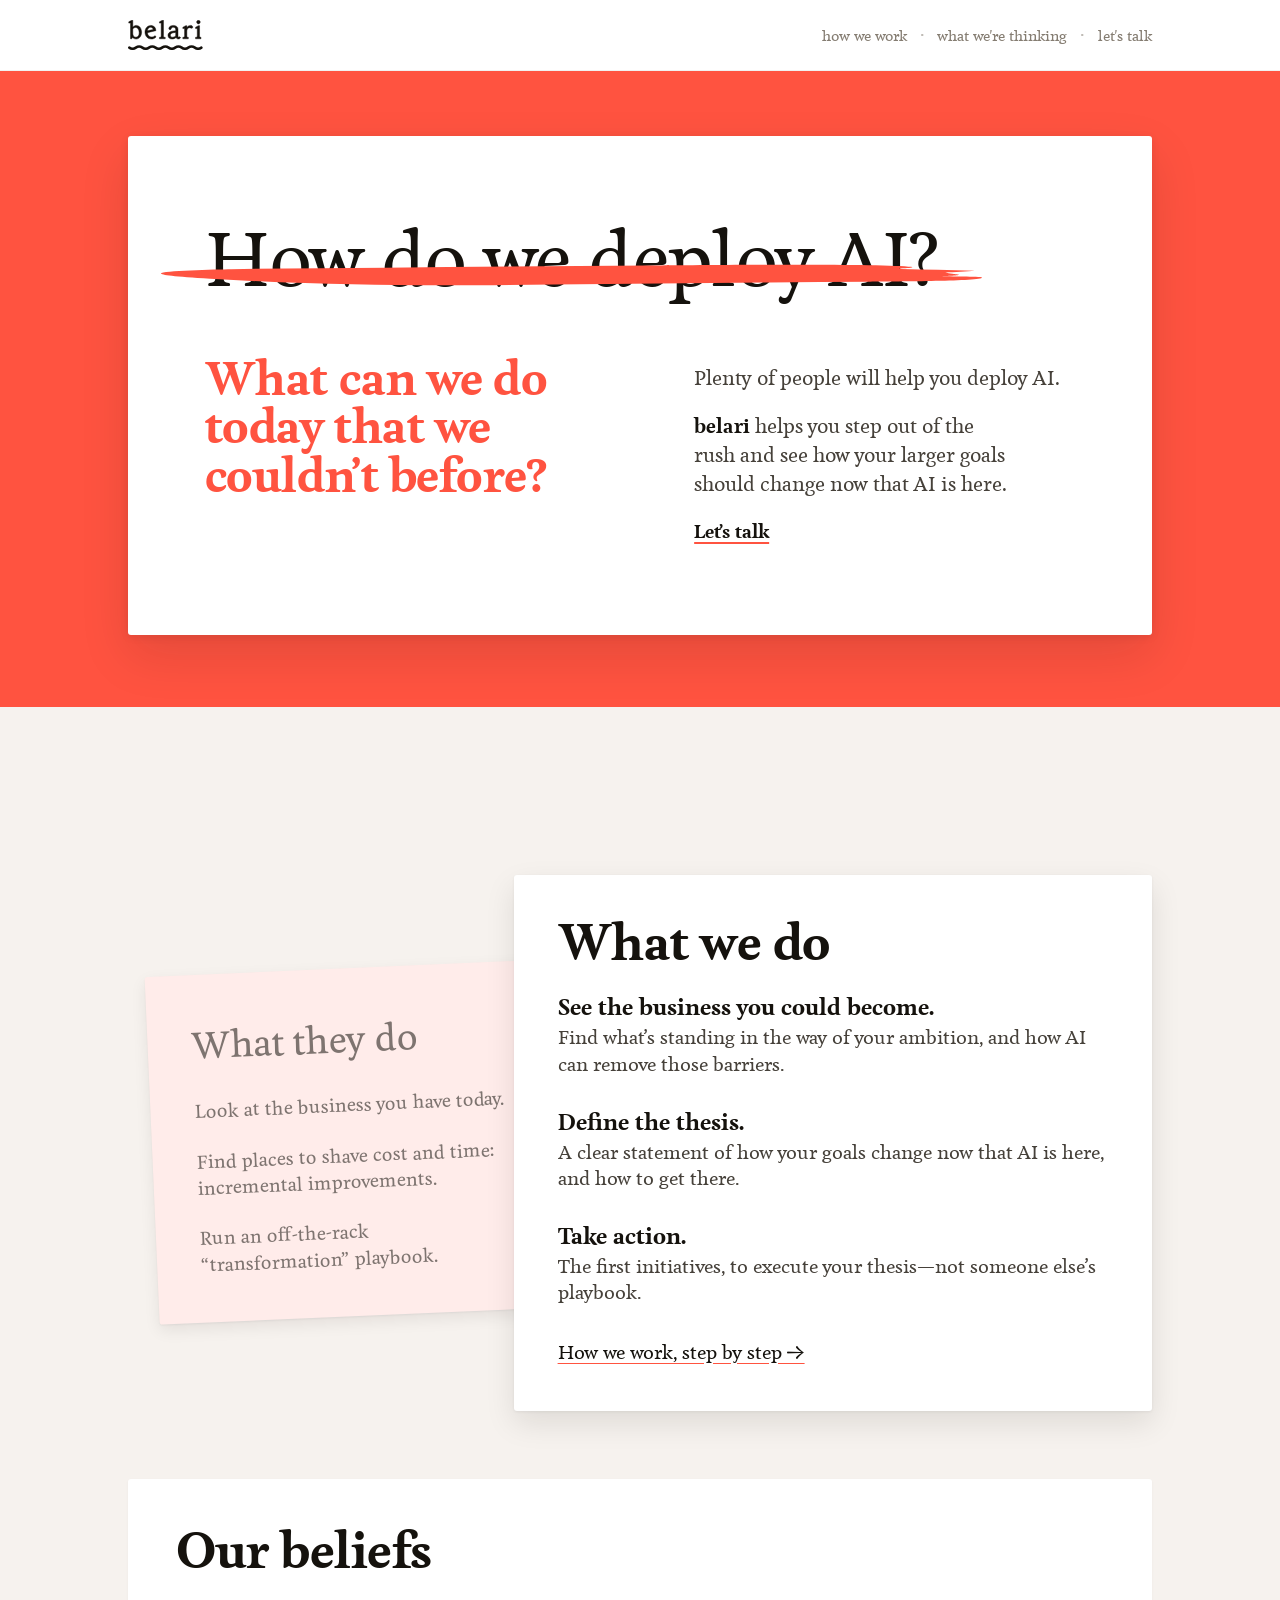
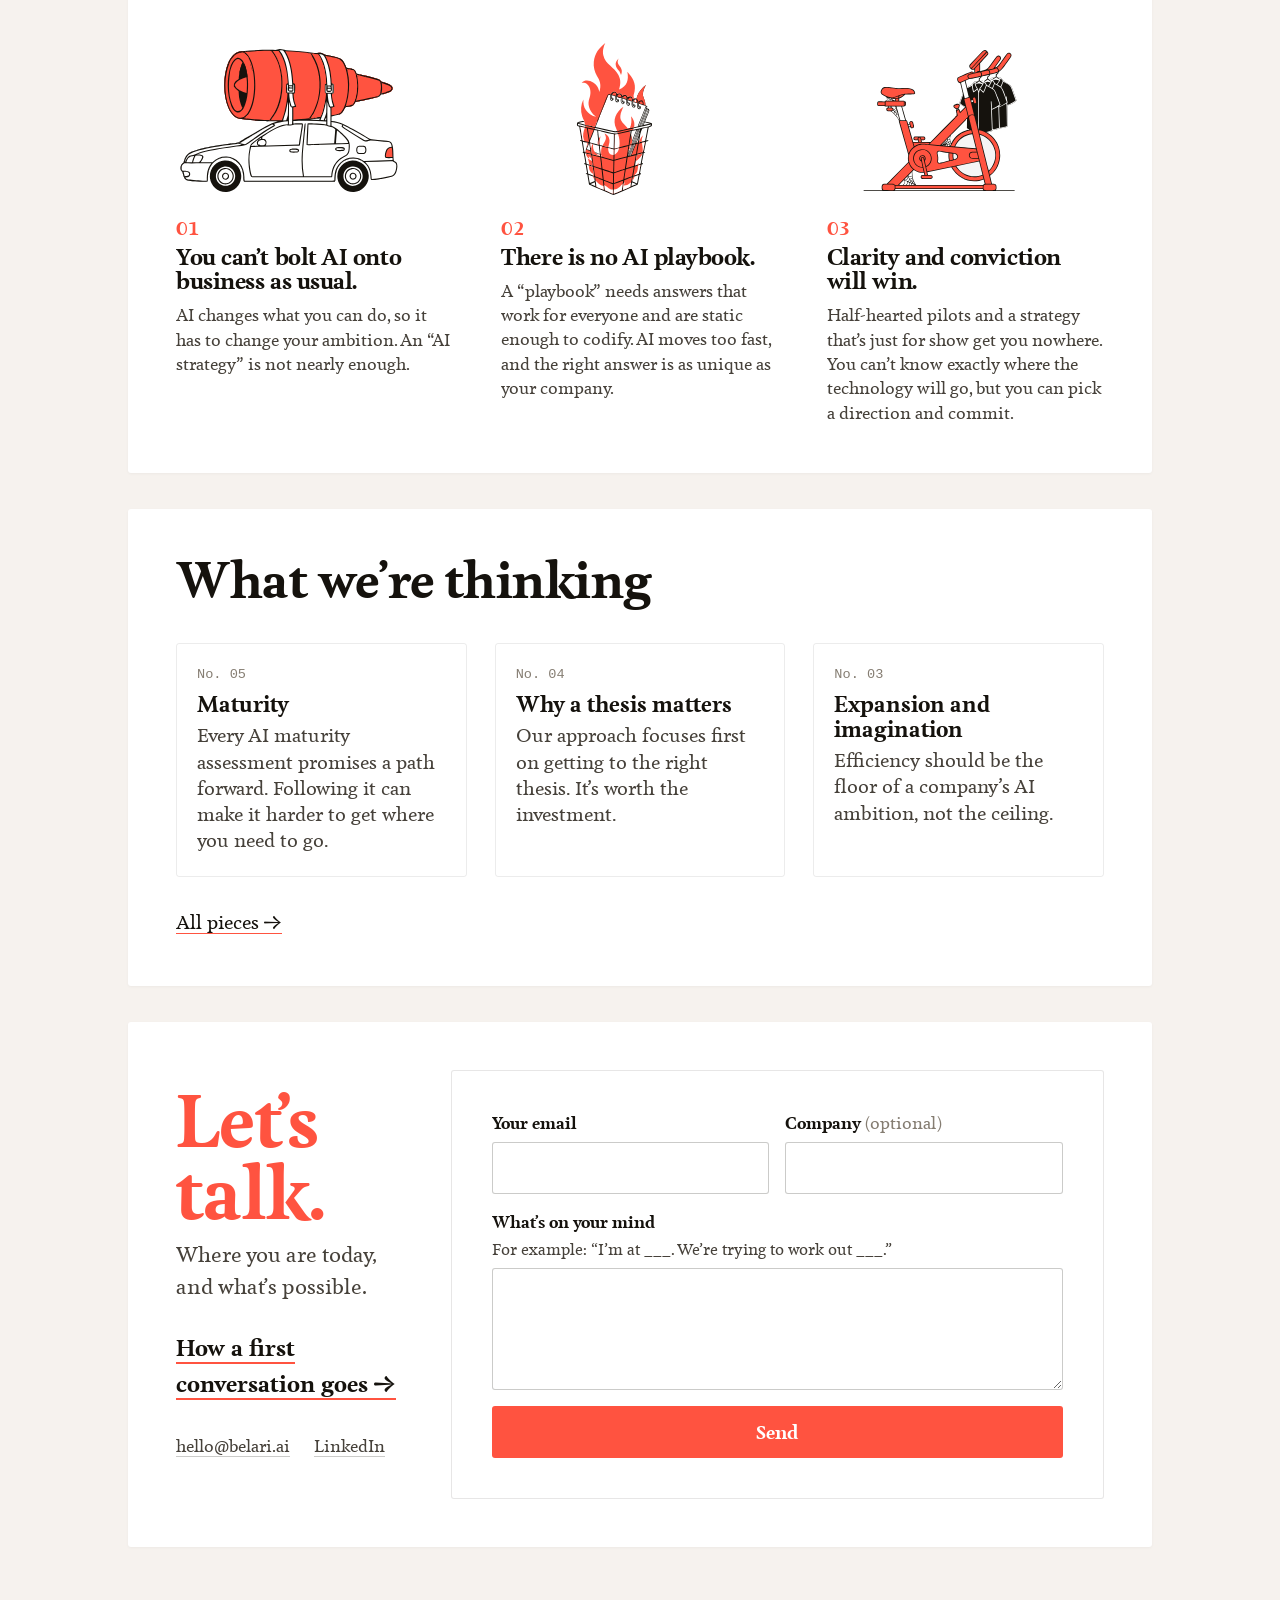
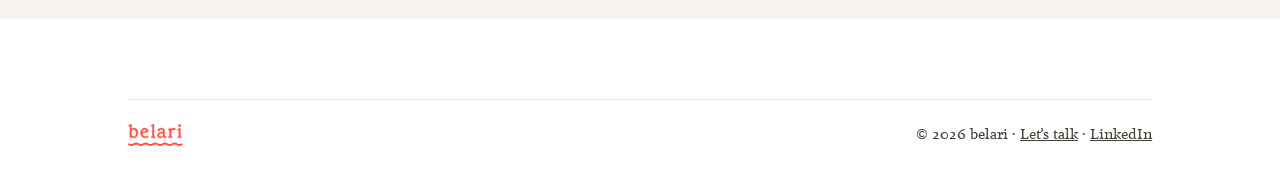
<file: index.html>
<!DOCTYPE html>
<html lang="en">
<head>
  <meta charset="UTF-8" />
  <meta name="viewport" content="width=device-width, initial-scale=1.0" />
  <link rel="icon" href="/favicon.svg" type="image/svg+xml" />
  <link rel="icon" href="/favicon-32.png" sizes="32x32" type="image/png" />
  <link rel="apple-touch-icon" href="/apple-touch-icon.png" />
  <link rel="manifest" href="/site.webmanifest" />
  <title>belari</title>
  <meta name="description" content="Not “how do we deploy AI?” but “what can we do today that we couldn’t before?” belari helps leadership teams answer that for their own business, and turn the answer into a thesis and the first initiatives that act on it." />
  <!-- Open Graph / link previews (iMessage, Slack, Twitter, LinkedIn, …) -->
  <meta property="og:type" content="website" />
  <meta property="og:site_name" content="belari" />
  <meta property="og:title" content="belari" />
  <meta property="og:description" content="Not “how do we deploy AI?” but “what can we do today that we couldn’t before?” belari helps leadership teams answer that for their own business, and turn the answer into a thesis and the first initiatives that act on it." />
  <meta property="og:url" content="https://belari.ai/" />
  <meta property="og:image" content="https://belari.ai/og/home.png" />
  <meta property="og:image:width" content="1200" />
  <meta property="og:image:height" content="630" />
  <meta property="og:image:alt" content="How do we deploy AI? — struck through. What can we do today that we couldn&#x27;t before?" />
  <meta name="twitter:card" content="summary_large_image" />
  <meta name="twitter:title" content="belari" />
  <meta name="twitter:description" content="Not “how do we deploy AI?” but “what can we do today that we couldn’t before?” belari helps leadership teams answer that for their own business, and turn the answer into a thesis and the first initiatives that act on it." />
  <meta name="twitter:image" content="https://belari.ai/og/home.png" />
  <script type="module" crossorigin src="/assets/home-CPzfXD4c.js"></script>
  <link rel="modulepreload" crossorigin href="/assets/nav-DI1F6HIE.js">
  <link rel="modulepreload" crossorigin href="/assets/Heading-BMknOzhK.js">
  <link rel="modulepreload" crossorigin href="/assets/Text-ZRWpOcpi.js">
  <link rel="modulepreload" crossorigin href="/assets/notes-DiWN8sQ4.js">
  <link rel="modulepreload" crossorigin href="/assets/ContactForm-O30-BBu6.js">
  <link rel="stylesheet" crossorigin href="/assets/nav-DSaZncbh.css">
  <script data-goatcounter="https://belari.goatcounter.com/count" async src="https://gc.zgo.at/count.js"></script>
</head>
<body>
  <div id="root"></div>
</body>
</html>
</file>
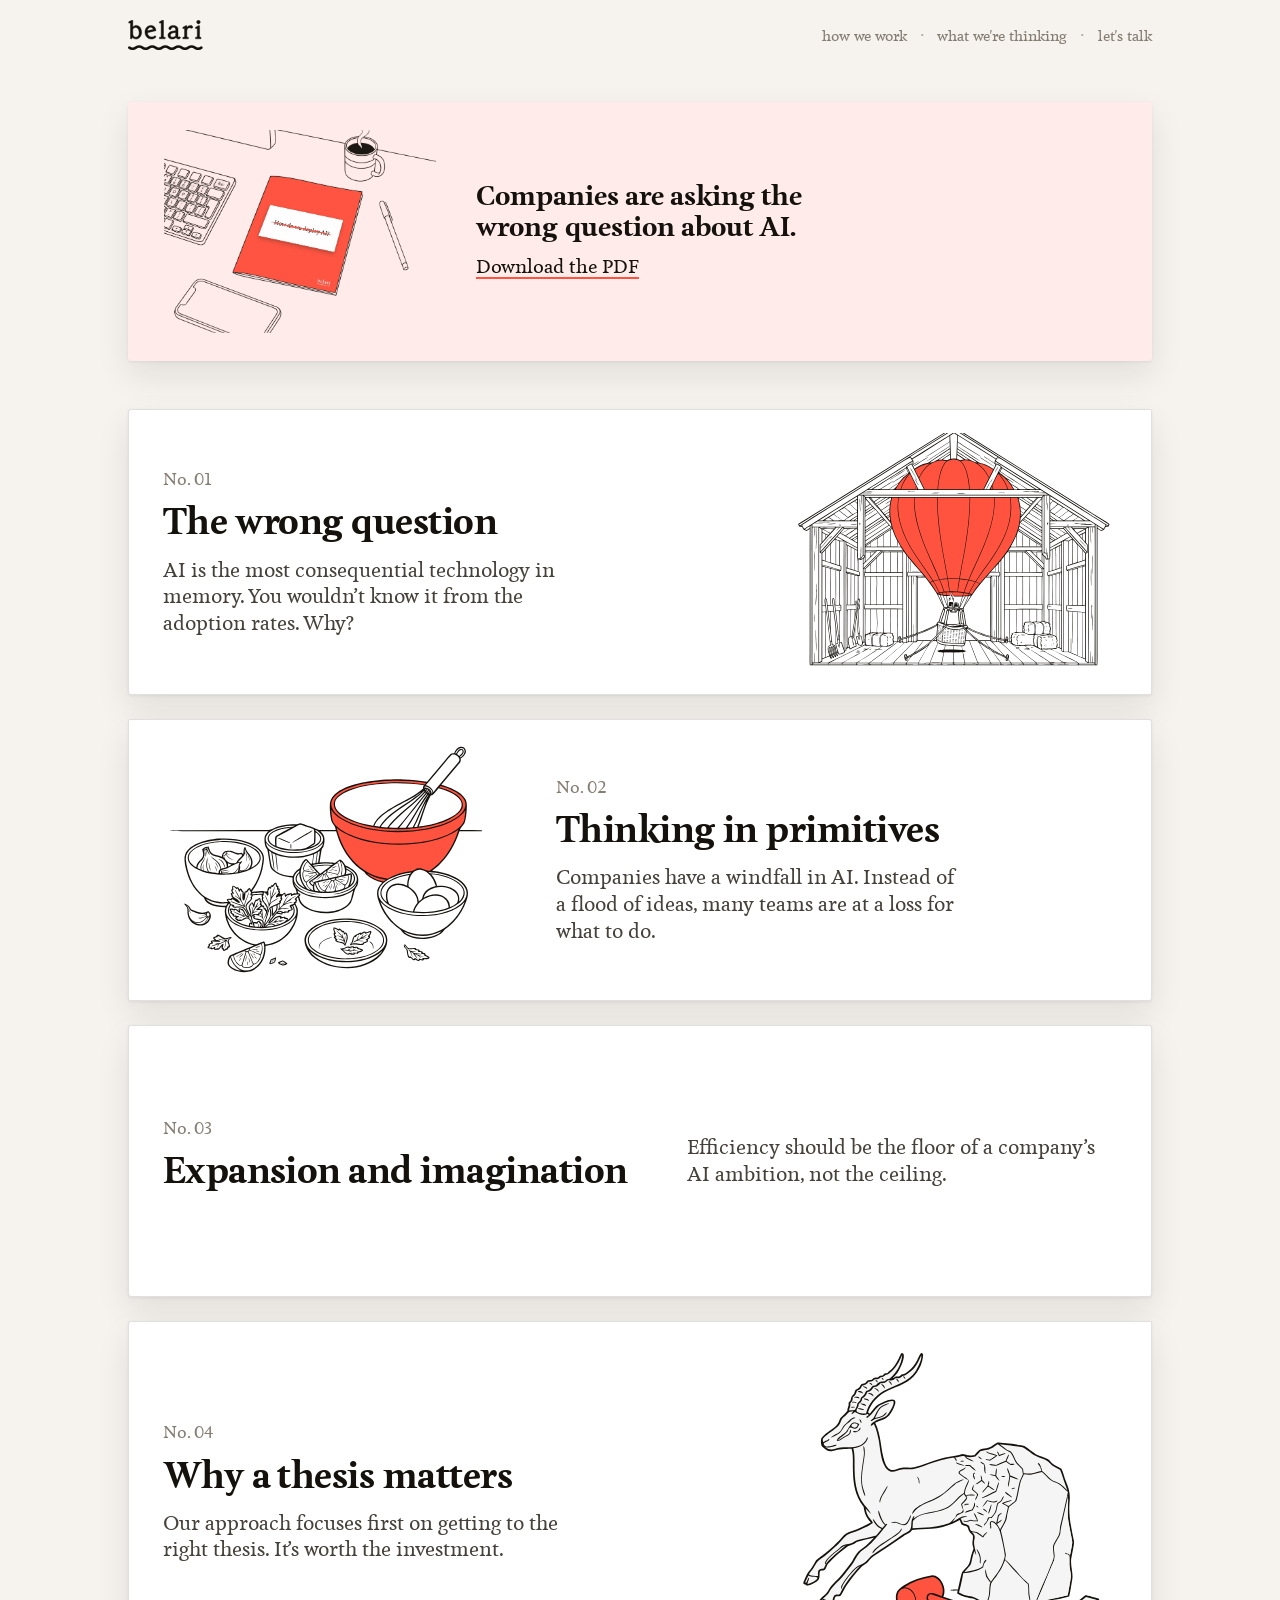
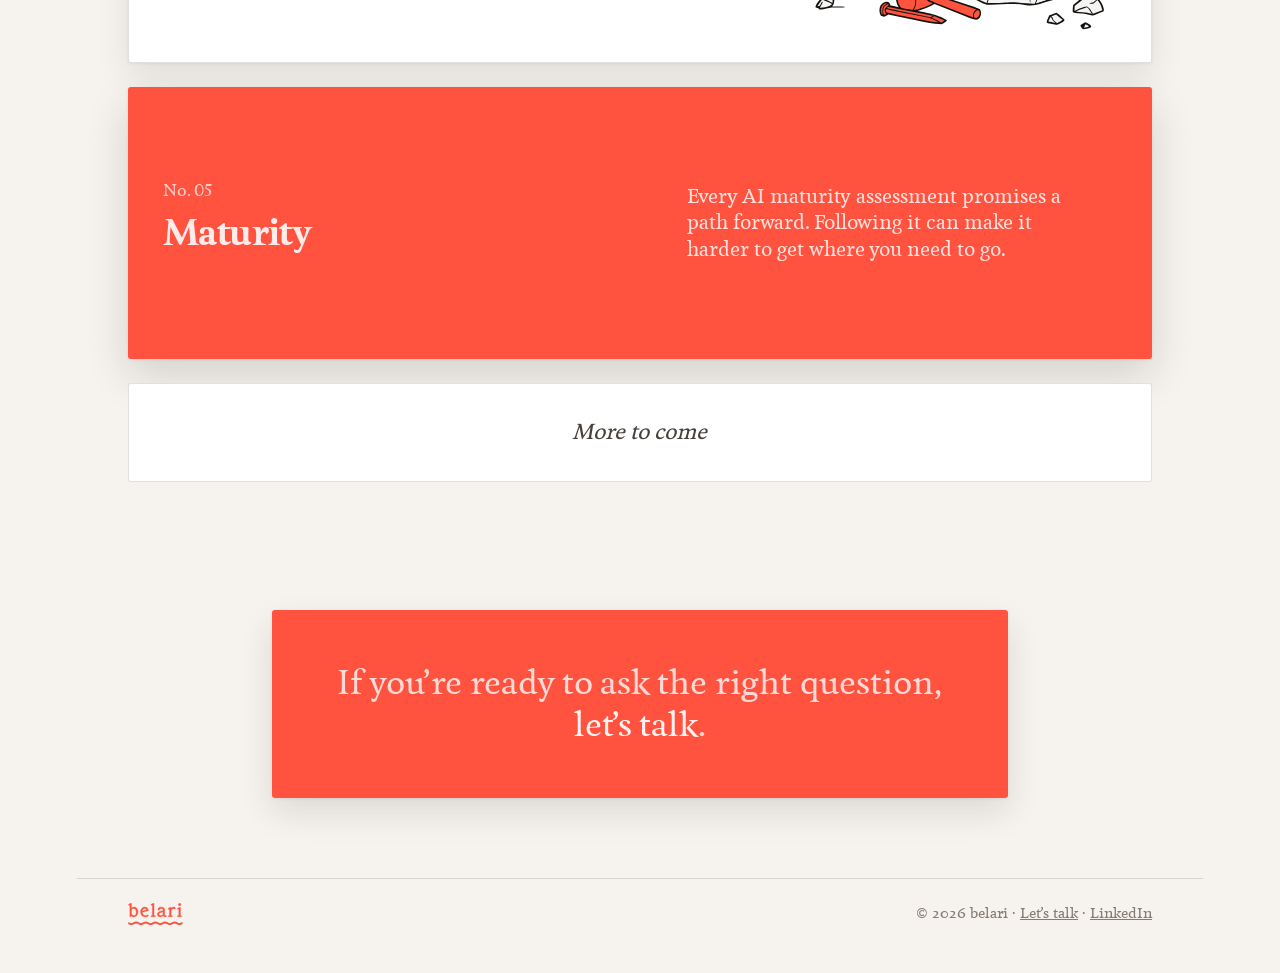
<file: notes/index.html>
<!DOCTYPE html>
<html lang="en">
<head>
  <meta charset="UTF-8" />
  <meta name="viewport" content="width=device-width, initial-scale=1.0" />
  <link rel="icon" href="/favicon.svg" type="image/svg+xml" />
  <link rel="icon" href="/favicon-32.png" sizes="32x32" type="image/png" />
  <link rel="apple-touch-icon" href="/apple-touch-icon.png" />
  <link rel="manifest" href="/site.webmanifest" />
  <title>Notes — belari</title>
  <meta name="description" content="Notes on AI, strategy, and what companies are getting wrong." />
  <!-- Open Graph / link previews (iMessage, Slack, Twitter, LinkedIn, …) -->
  <meta property="og:type" content="website" />
  <meta property="og:site_name" content="belari" />
  <meta property="og:title" content="Notes — belari" />
  <meta property="og:description" content="Notes on AI, strategy, and what companies are getting wrong." />
  <meta property="og:url" content="https://belari.ai/notes/" />
  <meta property="og:image" content="https://belari.ai/og/notes.png" />
  <meta property="og:image:width" content="1200" />
  <meta property="og:image:height" content="630" />
  <meta property="og:image:alt" content="What we&#x27;re thinking — belari" />
  <meta name="twitter:card" content="summary_large_image" />
  <meta name="twitter:title" content="Notes — belari" />
  <meta name="twitter:description" content="Notes on AI, strategy, and what companies are getting wrong." />
  <meta name="twitter:image" content="https://belari.ai/og/notes.png" />
  <script type="module" crossorigin src="/assets/notes-uhizUabi.js"></script>
  <link rel="modulepreload" crossorigin href="/assets/nav-DI1F6HIE.js">
  <link rel="modulepreload" crossorigin href="/assets/Page-MUpyBgNr.js">
  <link rel="modulepreload" crossorigin href="/assets/IdeaBookPanel-9XLuzg-g.js">
  <link rel="modulepreload" crossorigin href="/assets/notes-DiWN8sQ4.js">
  <link rel="stylesheet" crossorigin href="/assets/nav-DSaZncbh.css">
  <script data-goatcounter="https://belari.goatcounter.com/count" async src="https://gc.zgo.at/count.js"></script>
</head>
<body>
  <div id="root"></div>
</body>
</html>
</file>
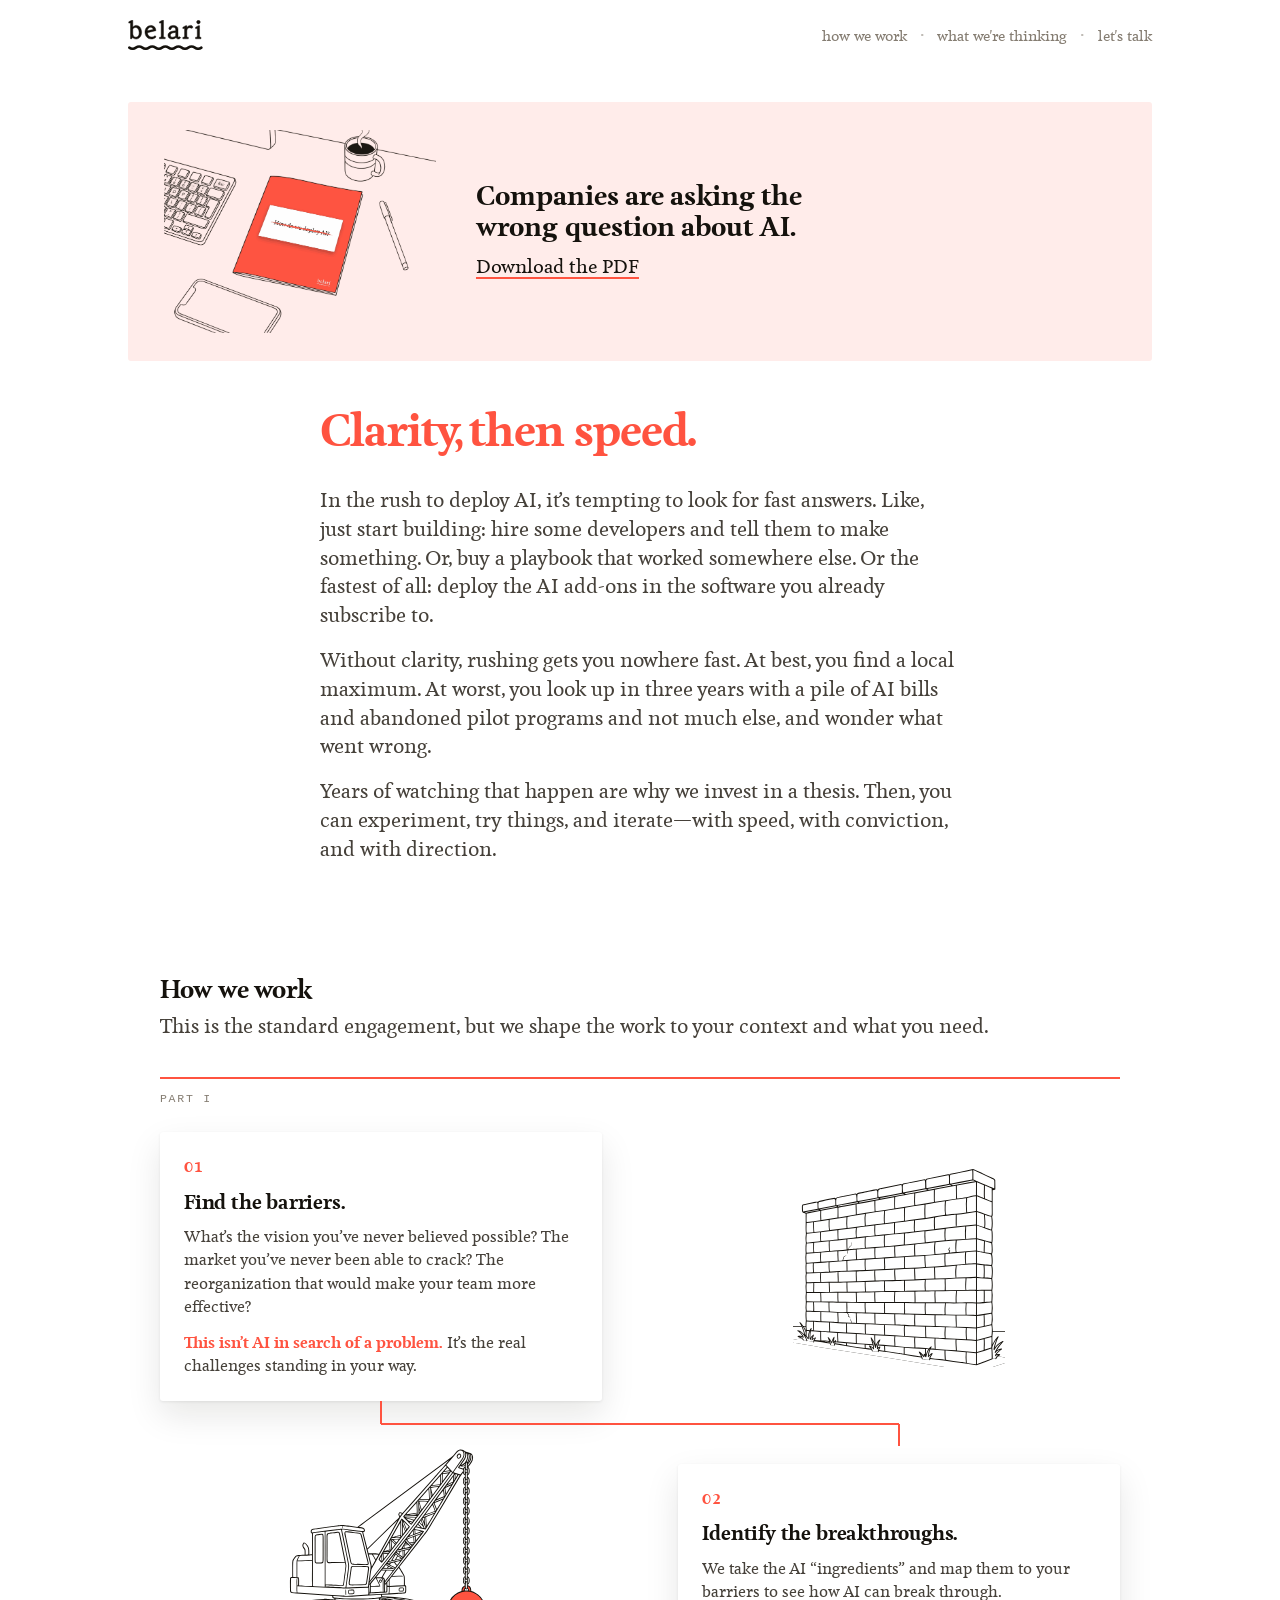
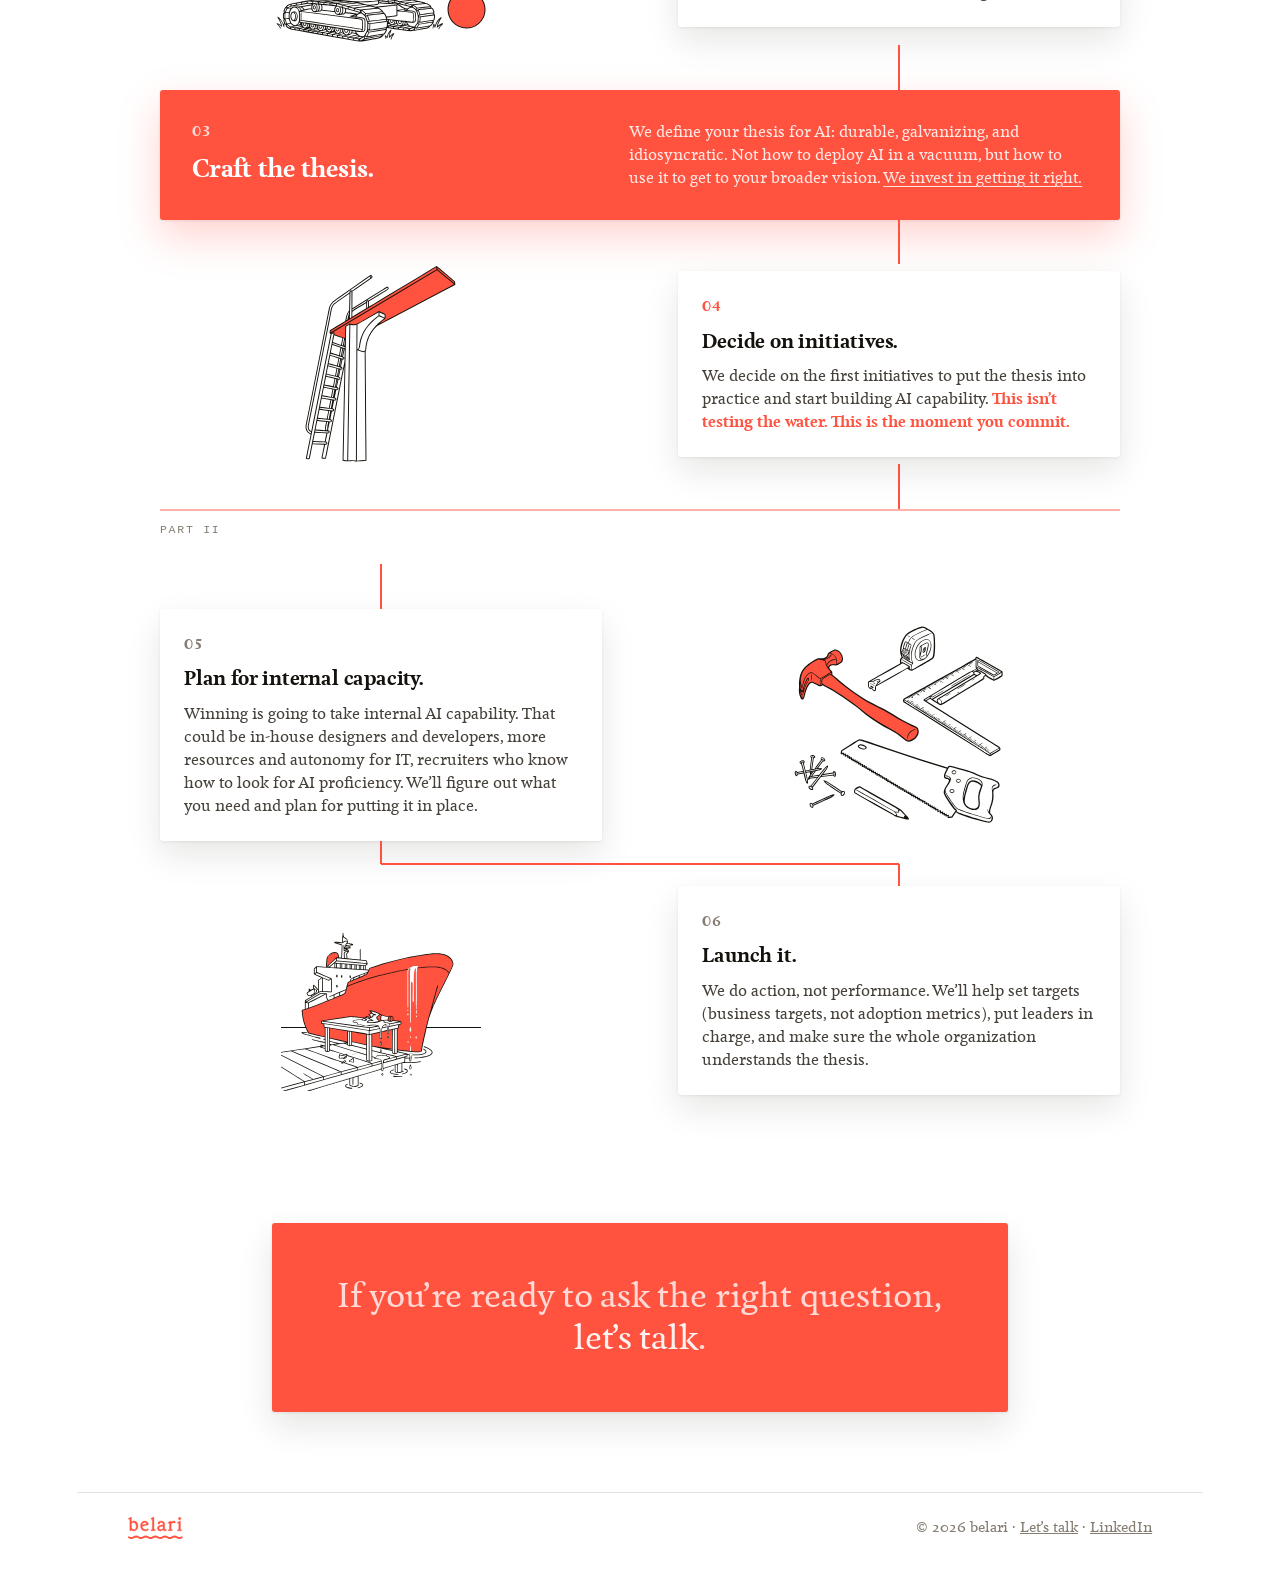
<file: approach.html>
<!DOCTYPE html>
<html lang="en">
<head>
  <meta charset="UTF-8" />
  <meta name="viewport" content="width=device-width, initial-scale=1.0" />
  <link rel="icon" href="/favicon.svg" type="image/svg+xml" />
  <link rel="icon" href="/favicon-32.png" sizes="32x32" type="image/png" />
  <link rel="apple-touch-icon" href="/apple-touch-icon.png" />
  <link rel="manifest" href="/site.webmanifest" />
  <title>Approach — belari</title>
  <meta name="description" content="Clarity, then speed. Without clarity, rushing gets you nowhere fast. We invest in a thesis; then you can experiment, try things, and iterate—with speed, with conviction, and with direction." />
  <!-- Open Graph / link previews (iMessage, Slack, Twitter, LinkedIn, …) -->
  <meta property="og:type" content="website" />
  <meta property="og:site_name" content="belari" />
  <meta property="og:title" content="How we work — belari" />
  <meta property="og:description" content="Clarity, then speed. Without clarity, rushing gets you nowhere fast. We invest in a thesis; then you can experiment, try things, and iterate—with speed, with conviction, and with direction." />
  <meta property="og:url" content="https://belari.ai/approach.html" />
  <meta property="og:image" content="https://belari.ai/og/approach.png" />
  <meta property="og:image:width" content="1200" />
  <meta property="og:image:height" content="630" />
  <meta property="og:image:alt" content="A wrecking-ball crane at rest, its coral ball hanging still." />
  <meta name="twitter:card" content="summary_large_image" />
  <meta name="twitter:title" content="The belari approach" />
  <meta name="twitter:description" content="Clarity, then speed. Without clarity, rushing gets you nowhere fast. We invest in a thesis; then you can experiment, try things, and iterate—with speed, with conviction, and with direction." />
  <meta name="twitter:image" content="https://belari.ai/og/approach.png" />
  <script type="module" crossorigin src="/assets/approach-CdYFXmu6.js"></script>
  <link rel="modulepreload" crossorigin href="/assets/nav-DI1F6HIE.js">
  <link rel="modulepreload" crossorigin href="/assets/Heading-BMknOzhK.js">
  <link rel="modulepreload" crossorigin href="/assets/Text-ZRWpOcpi.js">
  <link rel="modulepreload" crossorigin href="/assets/Page-MUpyBgNr.js">
  <link rel="modulepreload" crossorigin href="/assets/IdeaBookPanel-9XLuzg-g.js">
  <link rel="stylesheet" crossorigin href="/assets/nav-DSaZncbh.css">
  <script data-goatcounter="https://belari.goatcounter.com/count" async src="https://gc.zgo.at/count.js"></script>
</head>
<body>
  <div id="root"></div>
</body>
</html>
</file>
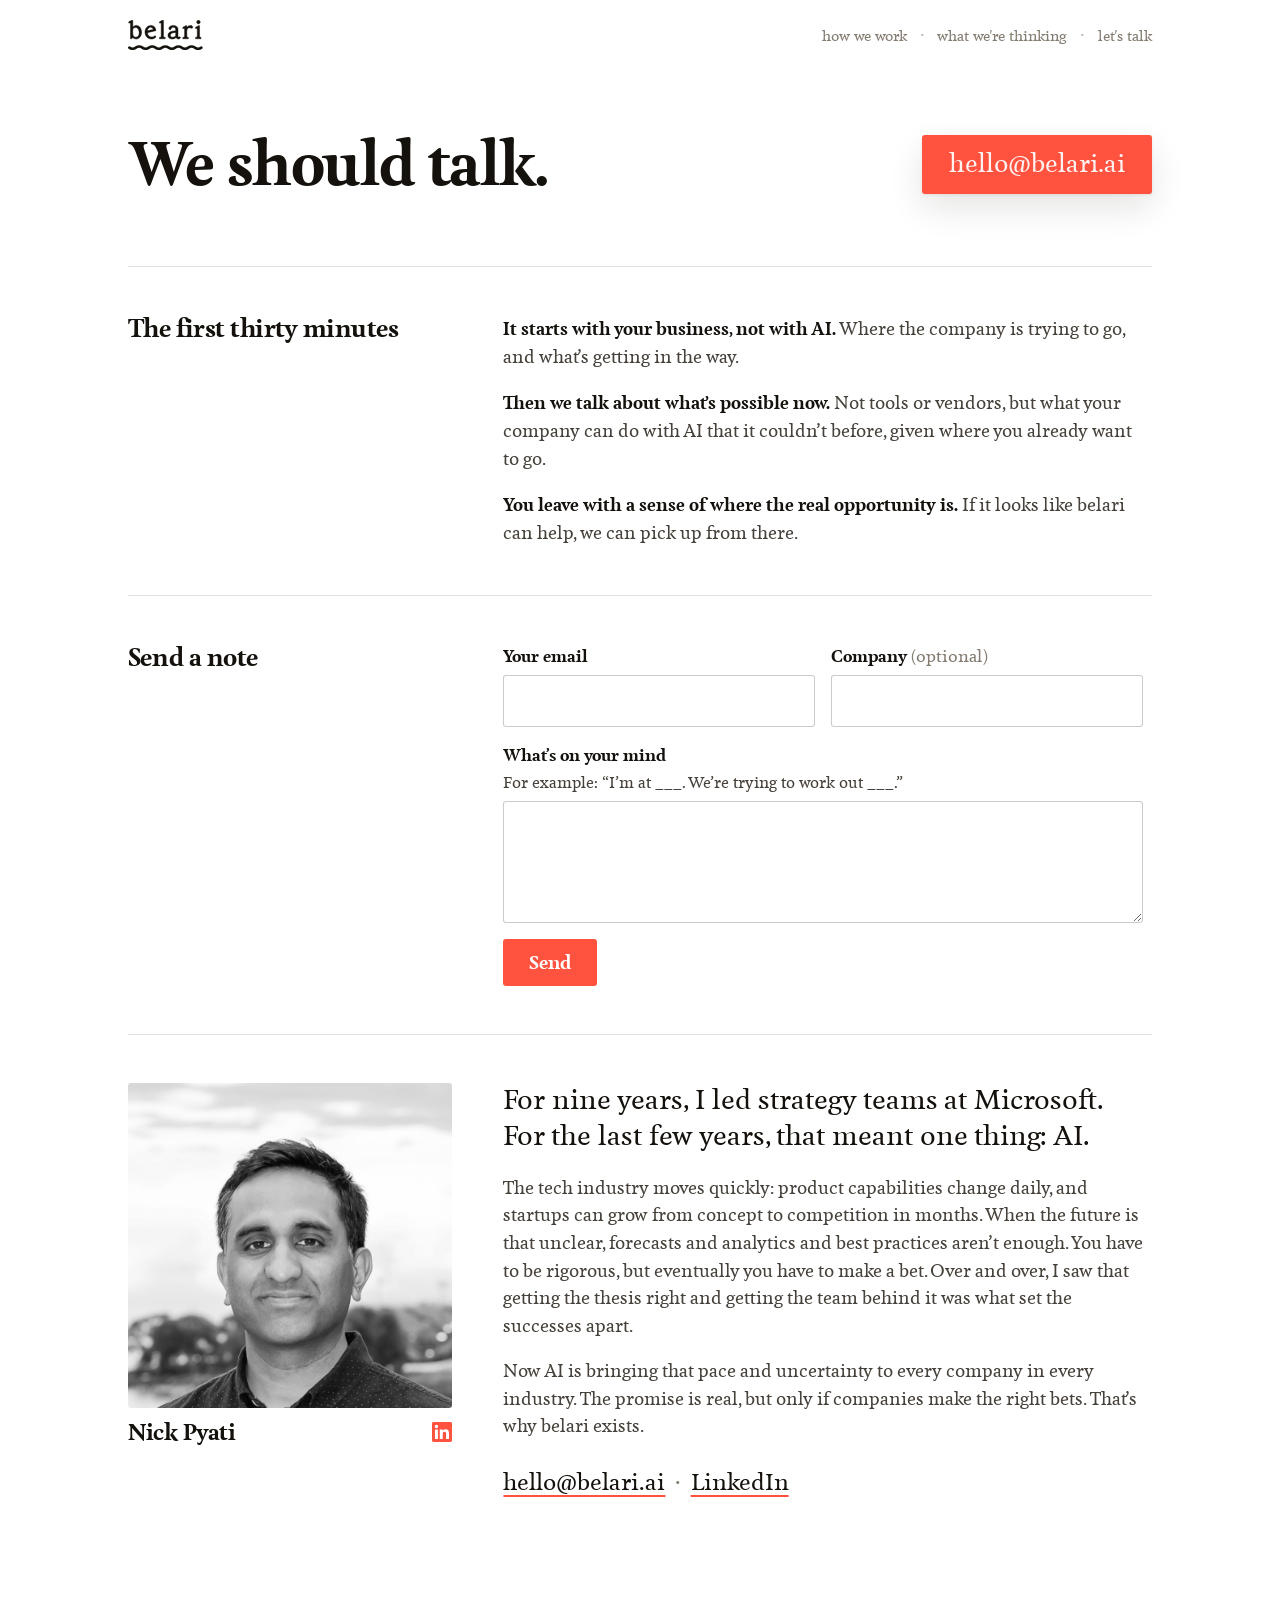
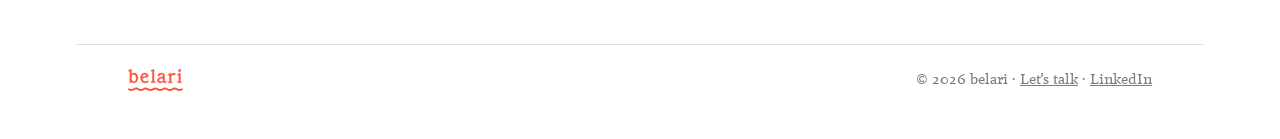
<file: talk.html>
<!DOCTYPE html>
<html lang="en">
<head>
  <meta charset="UTF-8" />
  <meta name="viewport" content="width=device-width, initial-scale=1.0" />
  <link rel="icon" href="/favicon.svg" type="image/svg+xml" />
  <link rel="icon" href="/favicon-32.png" sizes="32x32" type="image/png" />
  <link rel="apple-touch-icon" href="/apple-touch-icon.png" />
  <link rel="manifest" href="/site.webmanifest" />
  <title>Let’s talk — belari</title>
  <meta name="description" content="Where you are today, and what’s possible. Reach Nick Pyati at belari." />
  <!-- Open Graph / link previews (iMessage, Slack, Twitter, LinkedIn, …) -->
  <meta property="og:type" content="website" />
  <meta property="og:site_name" content="belari" />
  <meta property="og:title" content="Let’s talk — belari" />
  <meta property="og:description" content="Where you are today, and what’s possible. Reach Nick Pyati at belari." />
  <meta property="og:url" content="https://belari.ai/talk.html" />
  <meta property="og:image" content="https://belari.ai/og/talk.png" />
  <meta property="og:image:width" content="1200" />
  <meta property="og:image:height" content="630" />
  <meta property="og:image:alt" content="Two cups mid-conversation, a coral spoon at rest." />
  <meta name="twitter:card" content="summary_large_image" />
  <meta name="twitter:title" content="Let’s talk — belari" />
  <meta name="twitter:description" content="Where you are today, and what’s possible. Reach Nick Pyati at belari." />
  <meta name="twitter:image" content="https://belari.ai/og/talk.png" />
  <script type="module" crossorigin src="/assets/talk-s-2Cw6ny.js"></script>
  <link rel="modulepreload" crossorigin href="/assets/nav-DI1F6HIE.js">
  <link rel="modulepreload" crossorigin href="/assets/Heading-BMknOzhK.js">
  <link rel="modulepreload" crossorigin href="/assets/Page-MUpyBgNr.js">
  <link rel="modulepreload" crossorigin href="/assets/ContactForm-O30-BBu6.js">
  <link rel="stylesheet" crossorigin href="/assets/nav-DSaZncbh.css">
  <link rel="stylesheet" crossorigin href="/assets/talk-BE0UCQFN.css">
  <script data-goatcounter="https://belari.goatcounter.com/count" async src="https://gc.zgo.at/count.js"></script>
</head>
<body>
  <div id="root"></div>
</body>
</html>
</file>
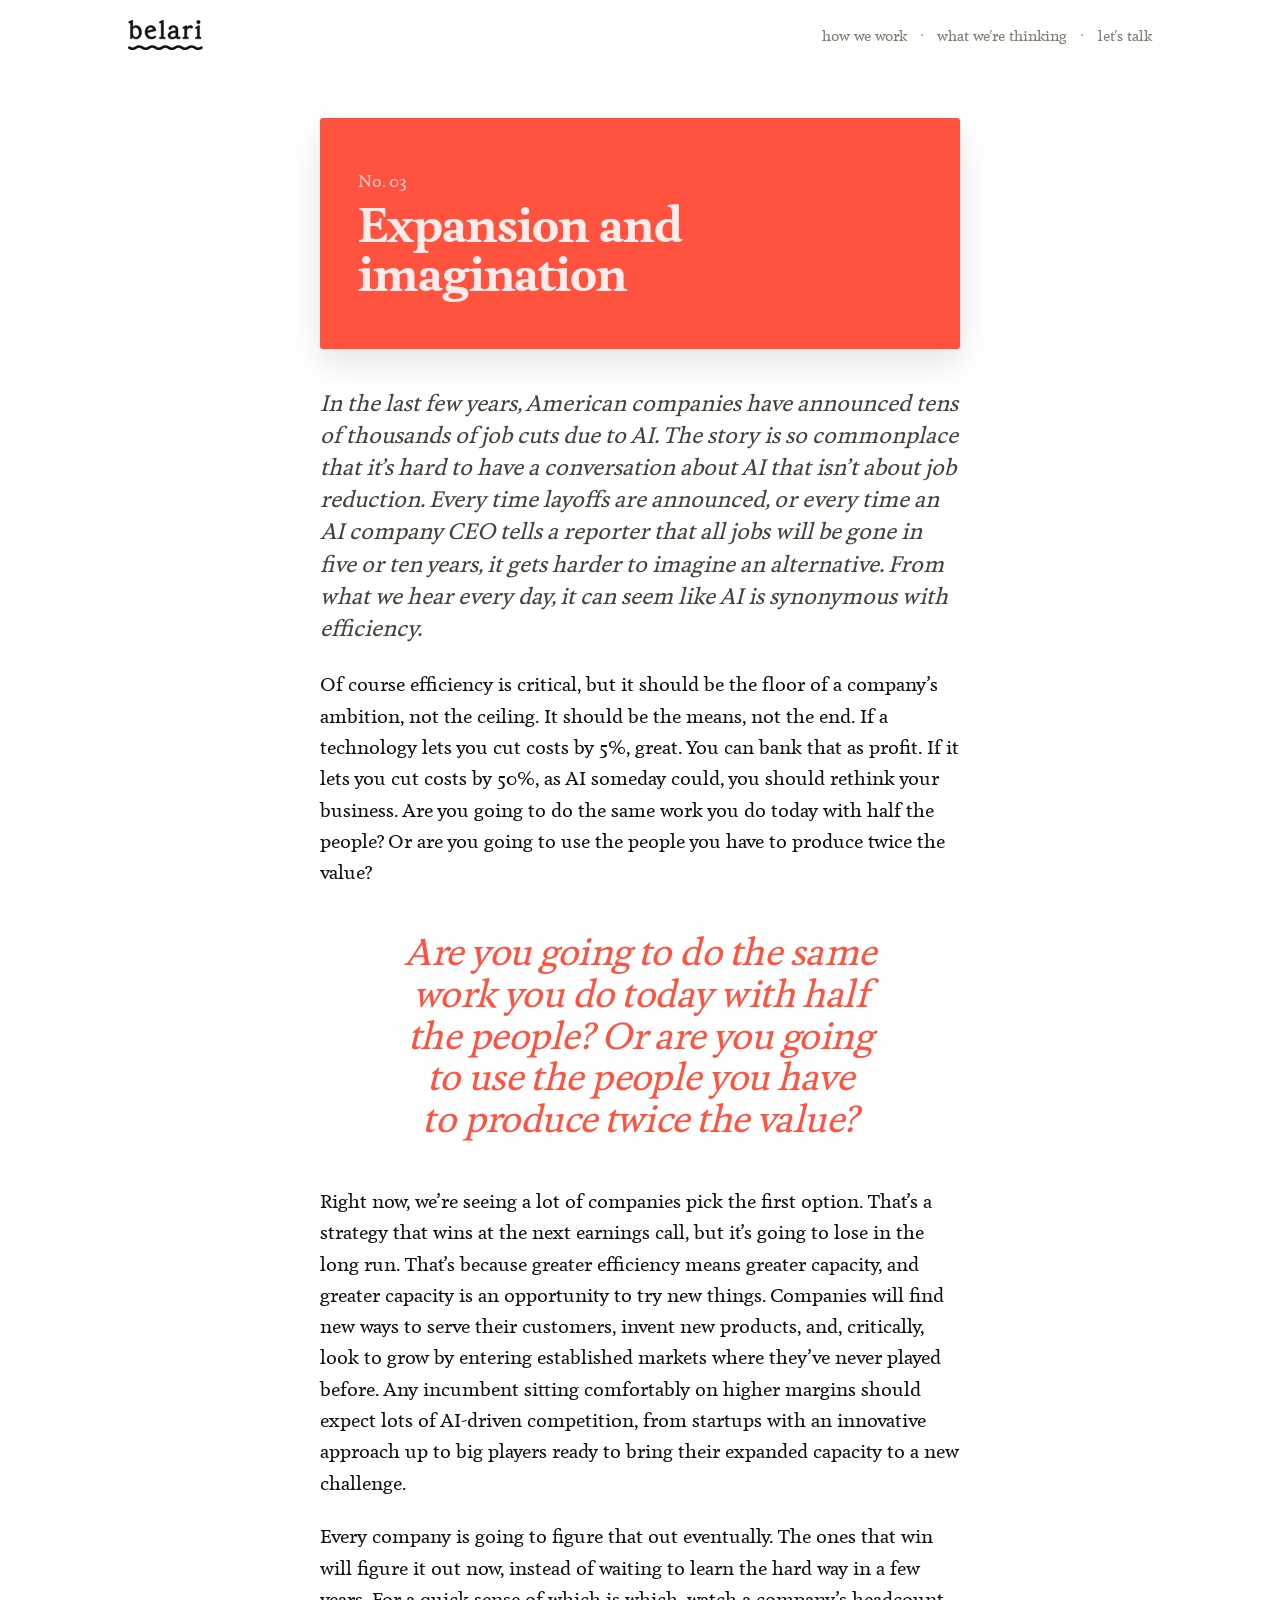
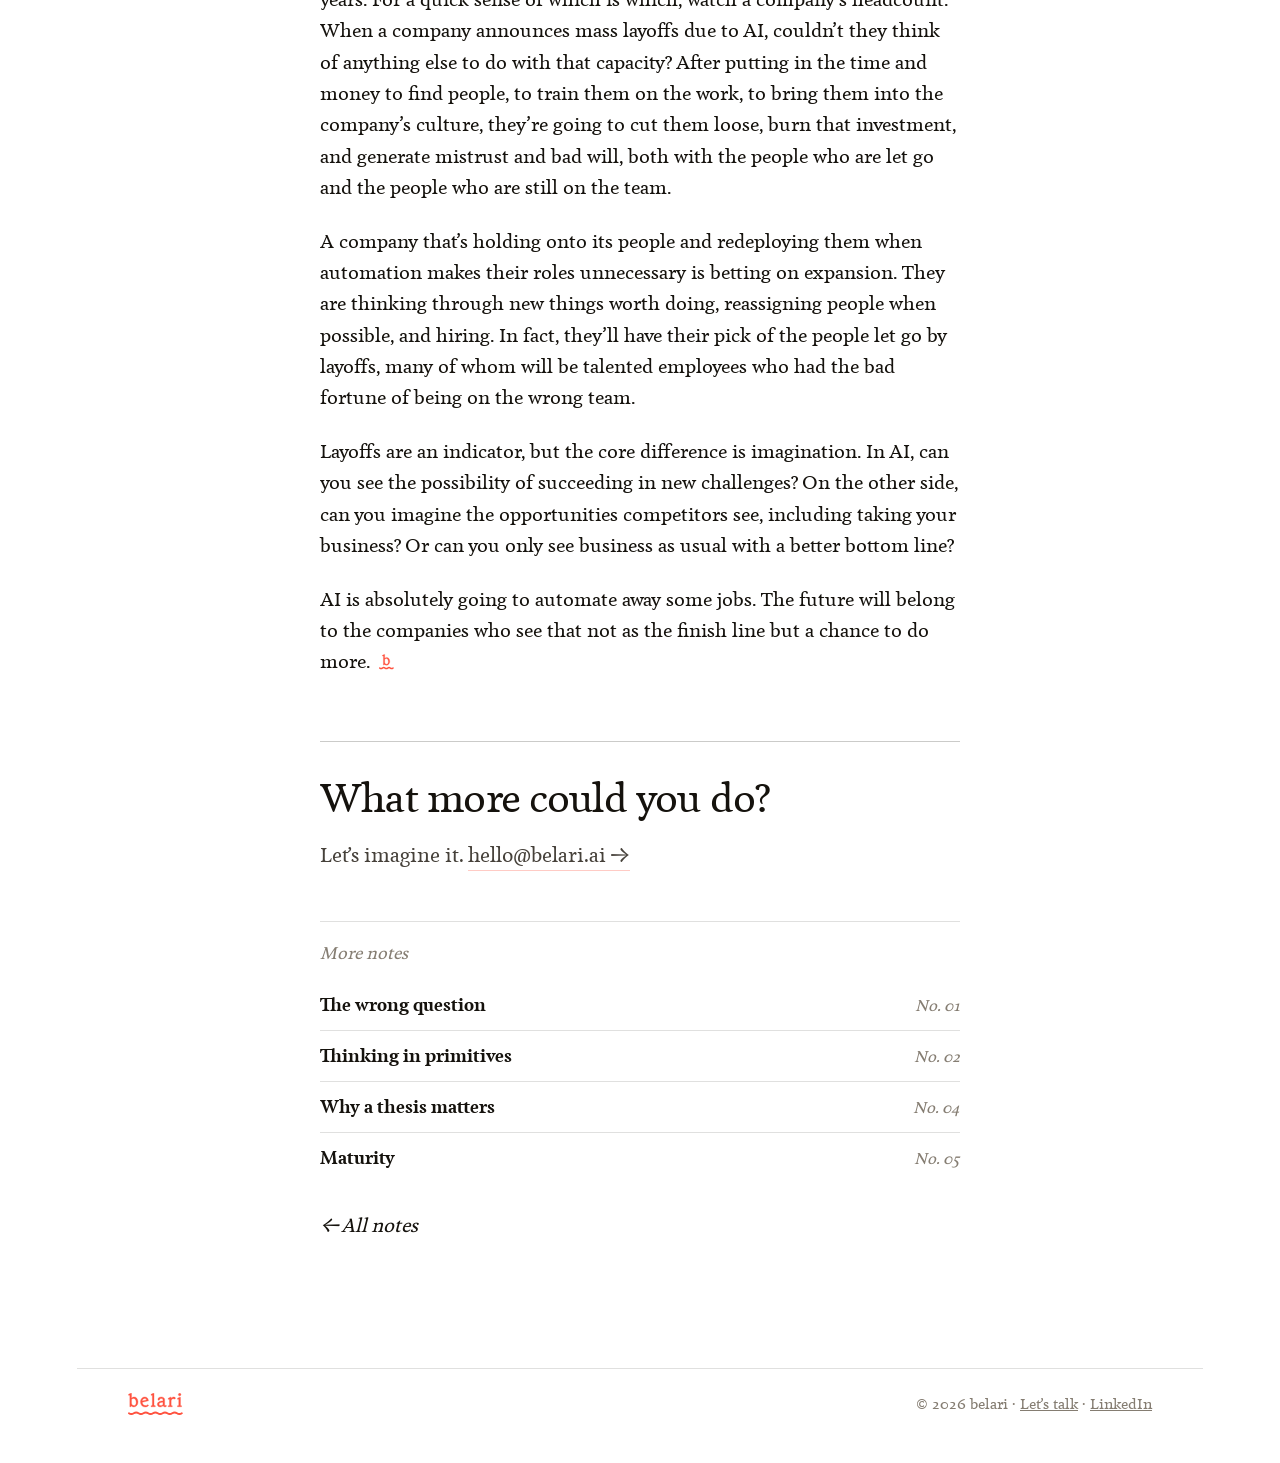
<file: notes/expansion-and-imagination.html>
<!DOCTYPE html>
<html lang="en">
<head>
  <meta charset="UTF-8" />
  <meta name="viewport" content="width=device-width, initial-scale=1.0" />
  <link rel="icon" href="/favicon.svg" type="image/svg+xml" />
  <link rel="icon" href="/favicon-32.png" sizes="32x32" type="image/png" />
  <link rel="apple-touch-icon" href="/apple-touch-icon.png" />
  <link rel="manifest" href="/site.webmanifest" />
  <title>Expansion and imagination — belari</title>
  <meta name="description" content="Efficiency is the floor of a company’s ambition, not the ceiling. Why the companies that win won’t just cut — they’ll expand." />
  <!-- Open Graph / link previews (iMessage, Slack, Twitter, LinkedIn, …) -->
  <meta property="og:type" content="article" />
  <meta property="og:site_name" content="belari" />
  <meta property="og:title" content="Expansion and imagination — belari" />
  <meta property="og:description" content="Efficiency is the floor of a company’s ambition, not the ceiling. Why the companies that win won’t just cut — they’ll expand." />
  <meta property="og:url" content="https://belari.ai/notes/expansion-and-imagination.html" />
  <meta property="og:image" content="https://belari.ai/og/expansion-and-imagination.png" />
  <meta property="og:image:width" content="1200" />
  <meta property="og:image:height" content="630" />
  <meta property="og:image:alt" content="Expansion and imagination — belari" />
  <meta name="twitter:card" content="summary_large_image" />
  <meta name="twitter:title" content="Expansion and imagination — belari" />
  <meta name="twitter:description" content="Efficiency is the floor of a company’s ambition, not the ceiling. Why the companies that win won’t just cut — they’ll expand." />
  <meta name="twitter:image" content="https://belari.ai/og/expansion-and-imagination.png" />
  <script type="module" crossorigin src="/assets/noteExpansionImagination-fdZHq3Xl.js"></script>
  <link rel="modulepreload" crossorigin href="/assets/nav-DI1F6HIE.js">
  <link rel="modulepreload" crossorigin href="/assets/Page-MUpyBgNr.js">
  <link rel="stylesheet" crossorigin href="/assets/nav-DSaZncbh.css">
  <script data-goatcounter="https://belari.goatcounter.com/count" async src="https://gc.zgo.at/count.js"></script>
</head>
<body>
  <div id="root"></div>
</body>
</html>
</file>
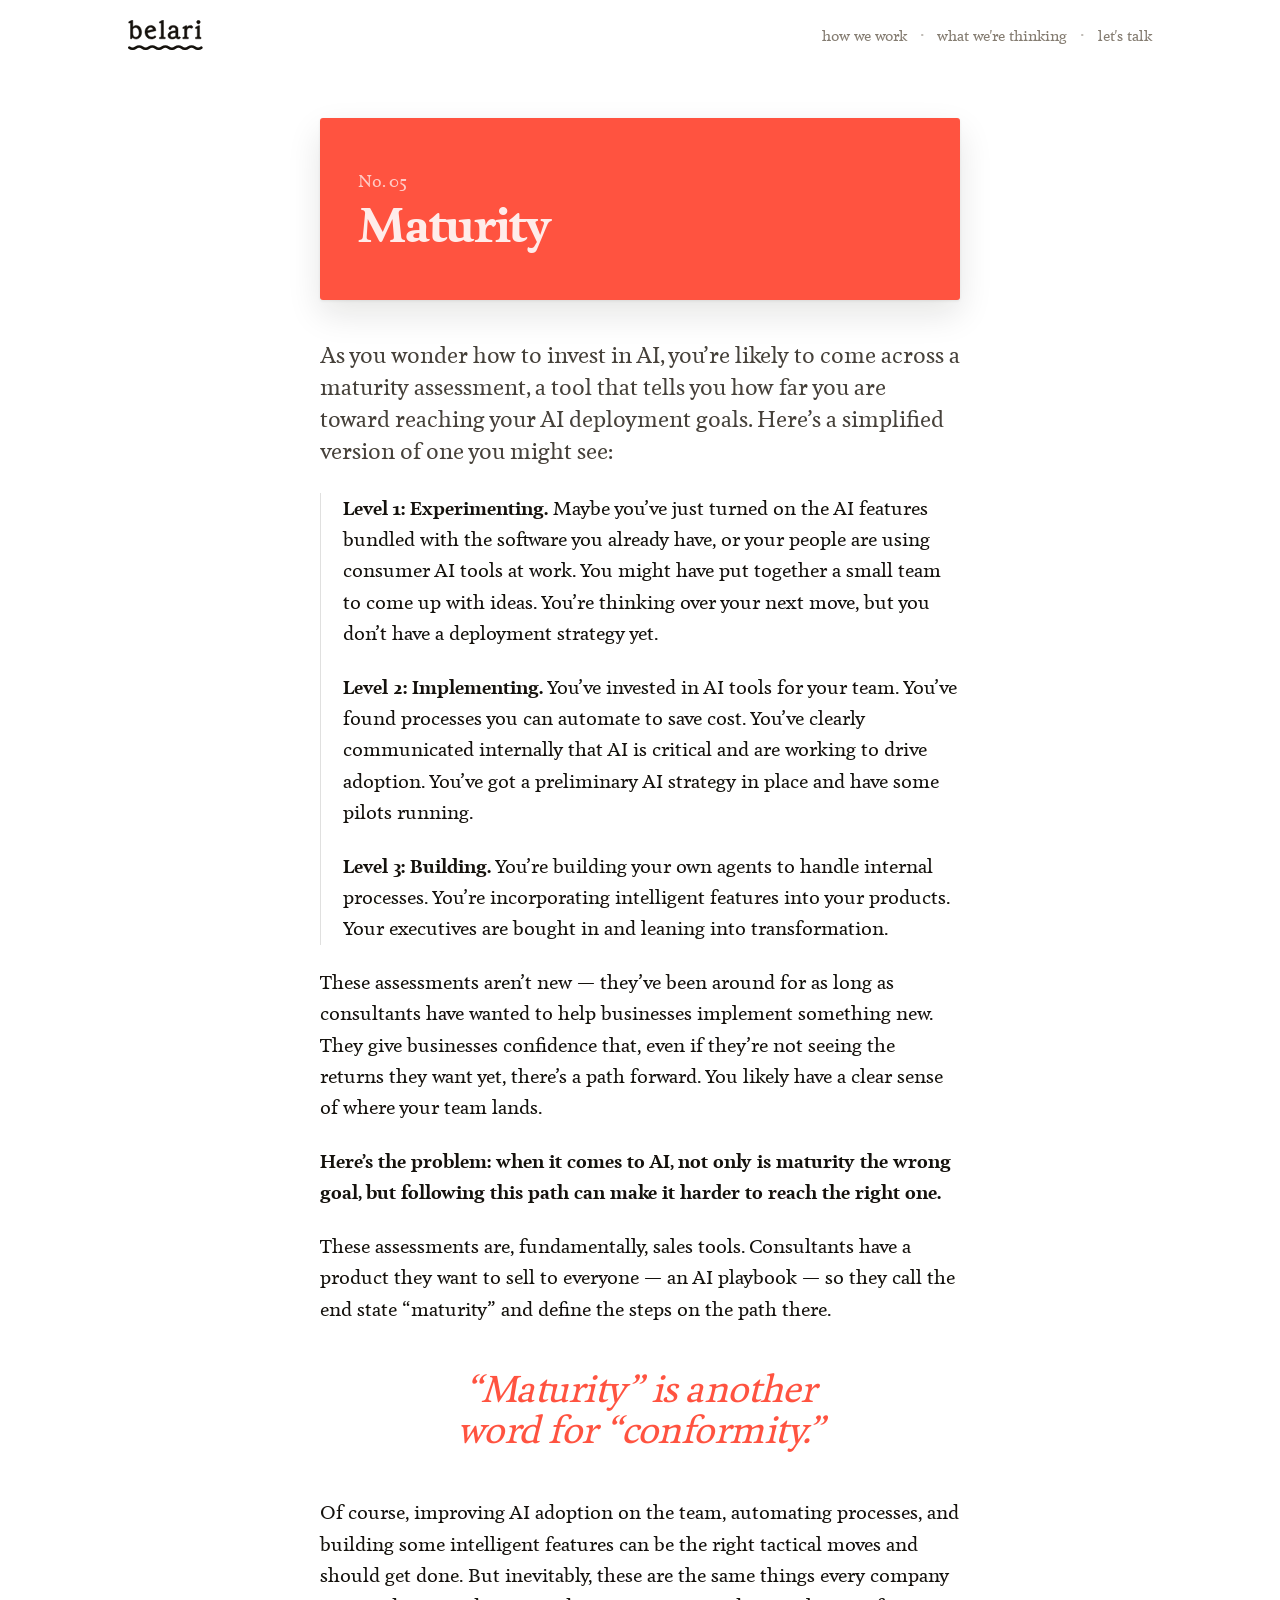
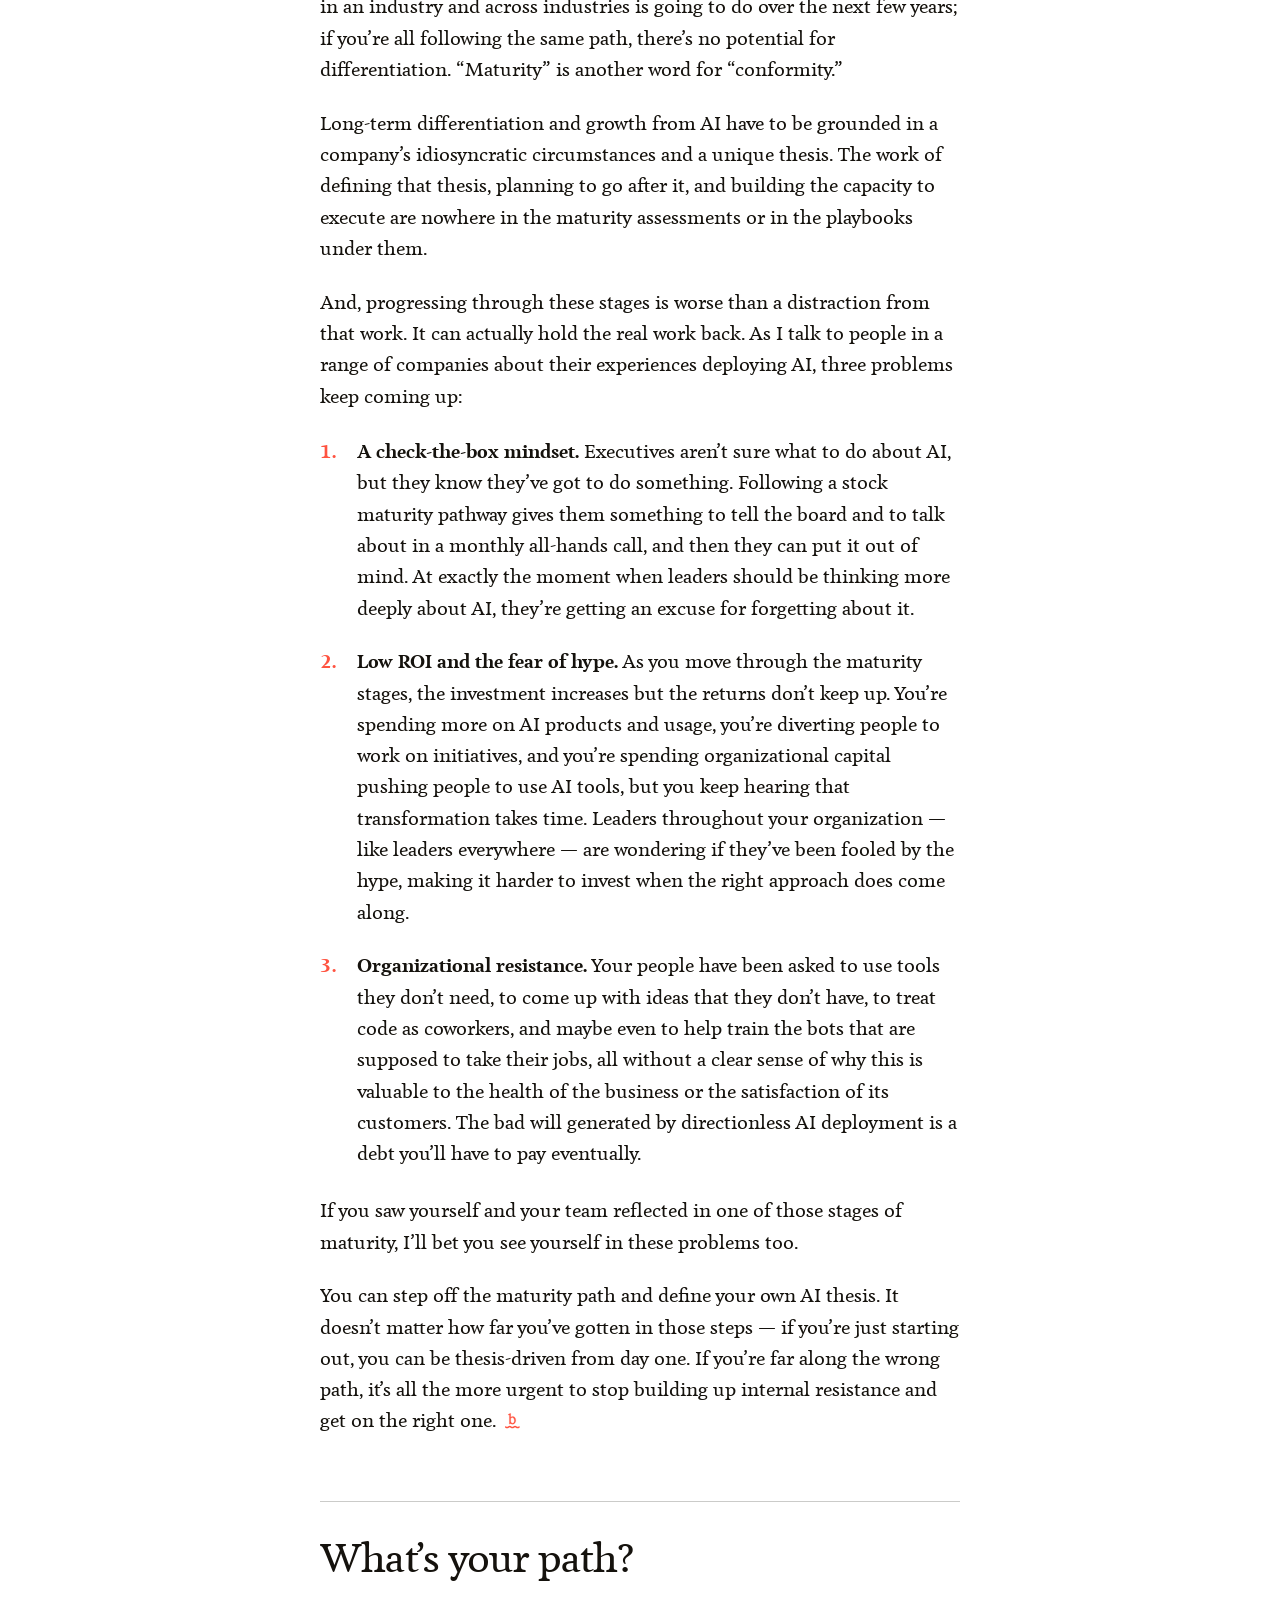
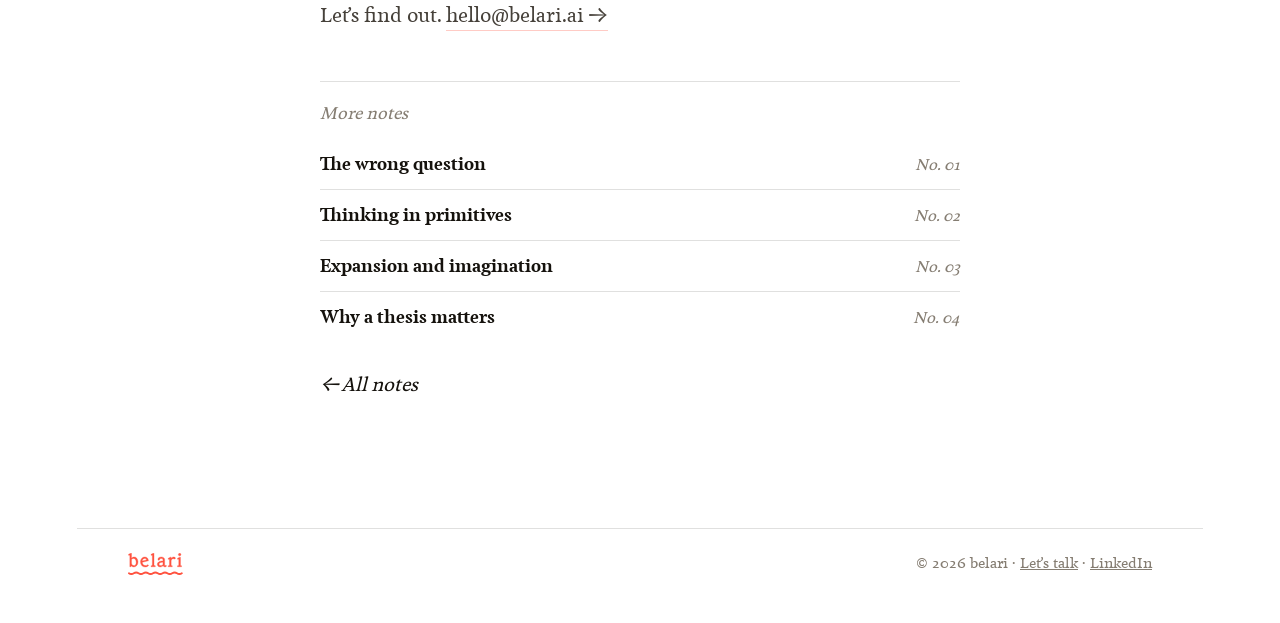
<file: notes/maturity.html>
<!DOCTYPE html>
<html lang="en">
<head>
  <meta charset="UTF-8" />
  <meta name="viewport" content="width=device-width, initial-scale=1.0" />
  <link rel="icon" href="/favicon.svg" type="image/svg+xml" />
  <link rel="icon" href="/favicon-32.png" sizes="32x32" type="image/png" />
  <link rel="apple-touch-icon" href="/apple-touch-icon.png" />
  <link rel="manifest" href="/site.webmanifest" />
  <title>Maturity — belari</title>
  <meta name="description" content="Every AI maturity assessment promises a path forward. Here is where that path actually leads." />
  <!-- Open Graph / link previews (iMessage, Slack, Twitter, LinkedIn, …) -->
  <meta property="og:type" content="article" />
  <meta property="og:site_name" content="belari" />
  <meta property="og:title" content="Maturity — belari" />
  <meta property="og:description" content="Every AI maturity assessment promises a path forward. Here is where that path actually leads." />
  <meta property="og:url" content="https://belari.ai/notes/maturity.html" />
  <meta property="og:image" content="https://belari.ai/og/maturity.png" />
  <meta property="og:image:width" content="1200" />
  <meta property="og:image:height" content="630" />
  <meta property="og:image:alt" content="Maturity — belari" />
  <meta name="twitter:card" content="summary_large_image" />
  <meta name="twitter:title" content="Maturity — belari" />
  <meta name="twitter:description" content="Every AI maturity assessment promises a path forward. Here is where that path actually leads." />
  <meta name="twitter:image" content="https://belari.ai/og/maturity.png" />
  <script type="module" crossorigin src="/assets/noteMaturity-DtYLqy40.js"></script>
  <link rel="modulepreload" crossorigin href="/assets/nav-DI1F6HIE.js">
  <link rel="modulepreload" crossorigin href="/assets/Page-MUpyBgNr.js">
  <link rel="stylesheet" crossorigin href="/assets/nav-DSaZncbh.css">
  <script data-goatcounter="https://belari.goatcounter.com/count" async src="https://gc.zgo.at/count.js"></script>
</head>
<body>
  <div id="root"></div>
</body>
</html>
</file>
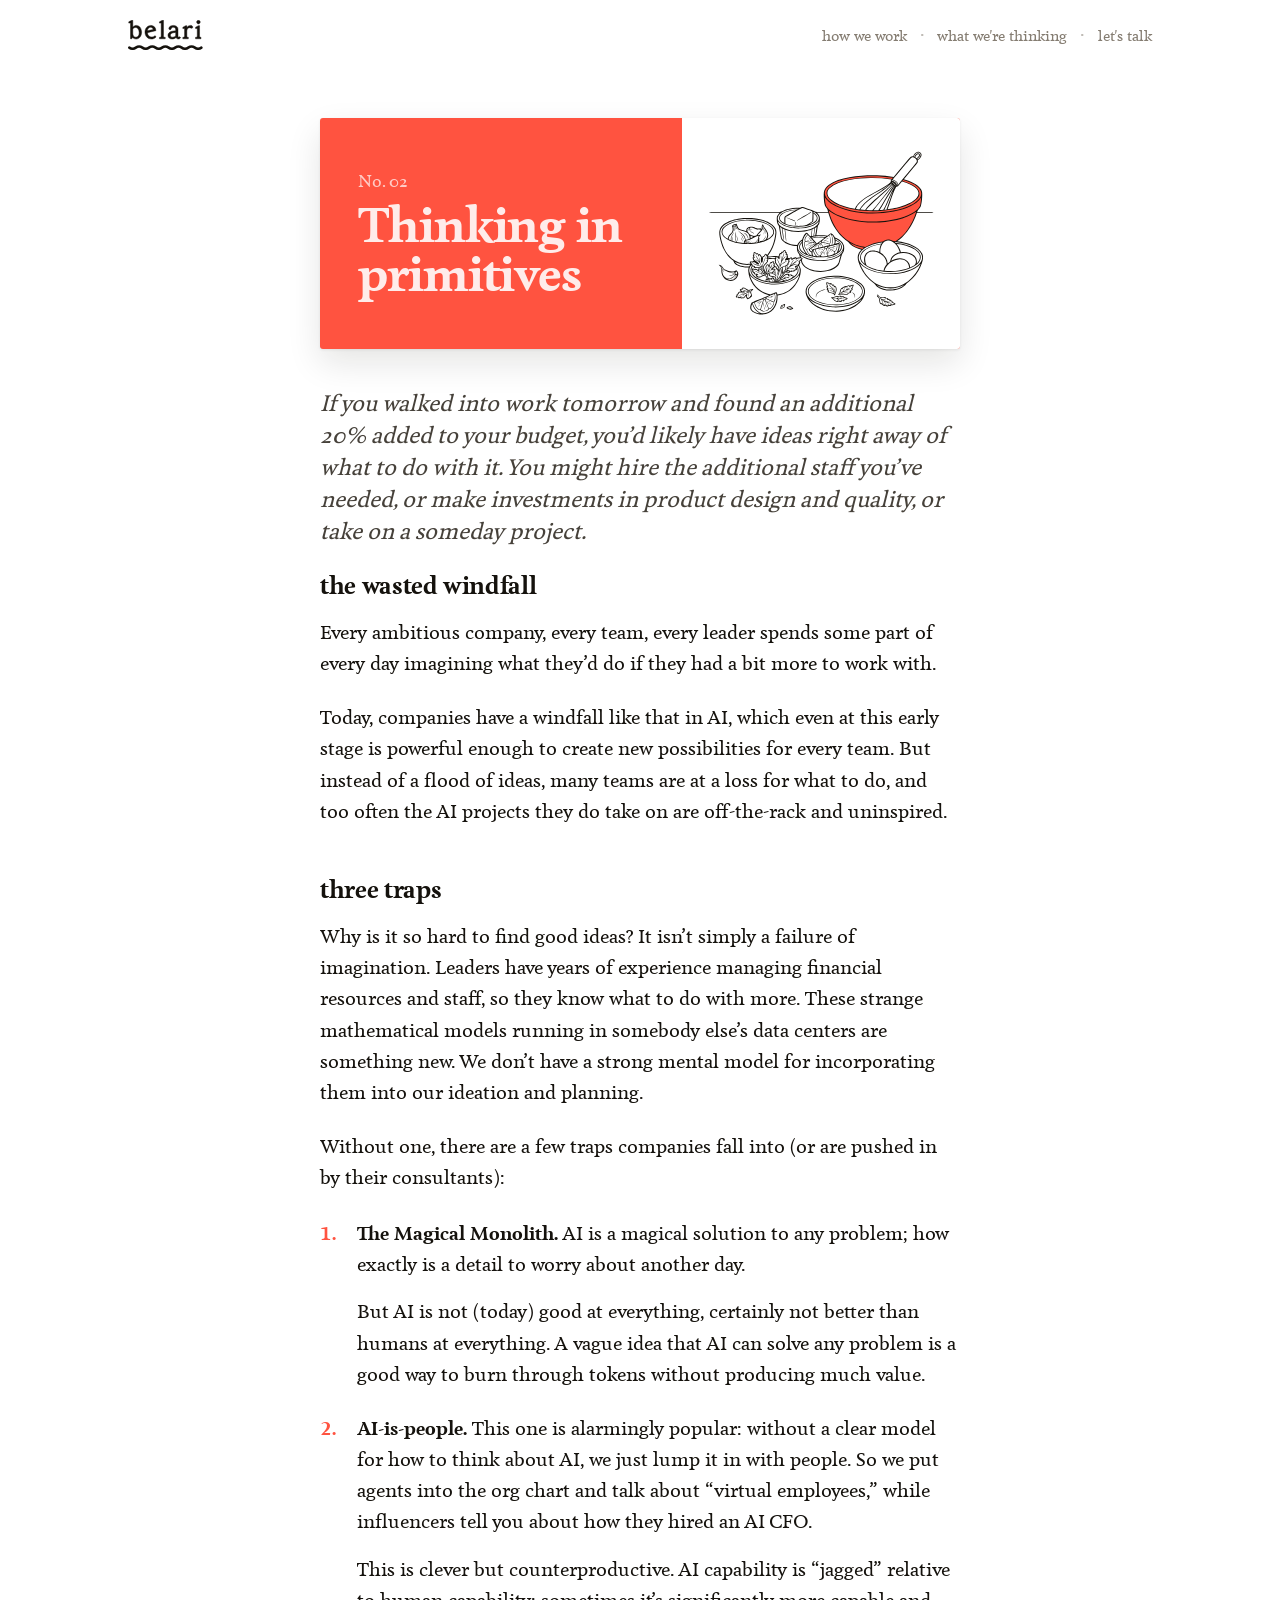
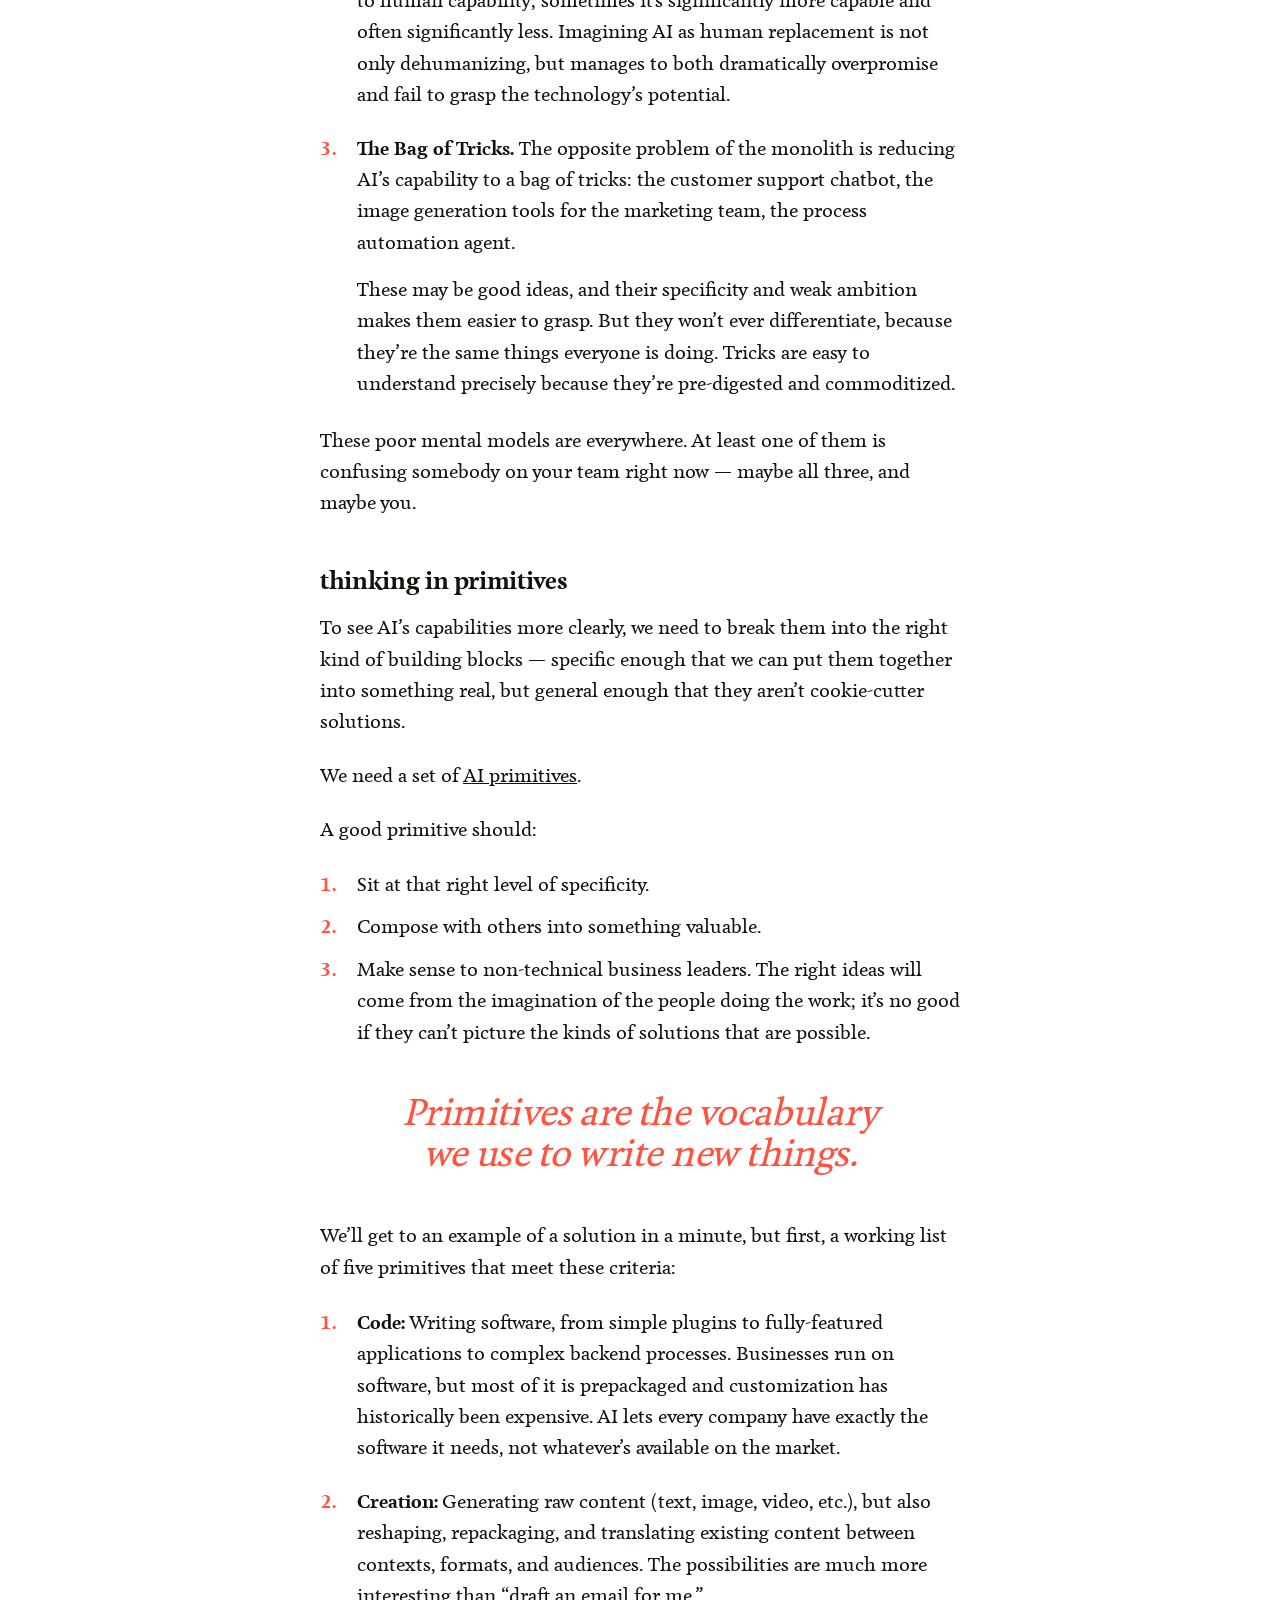
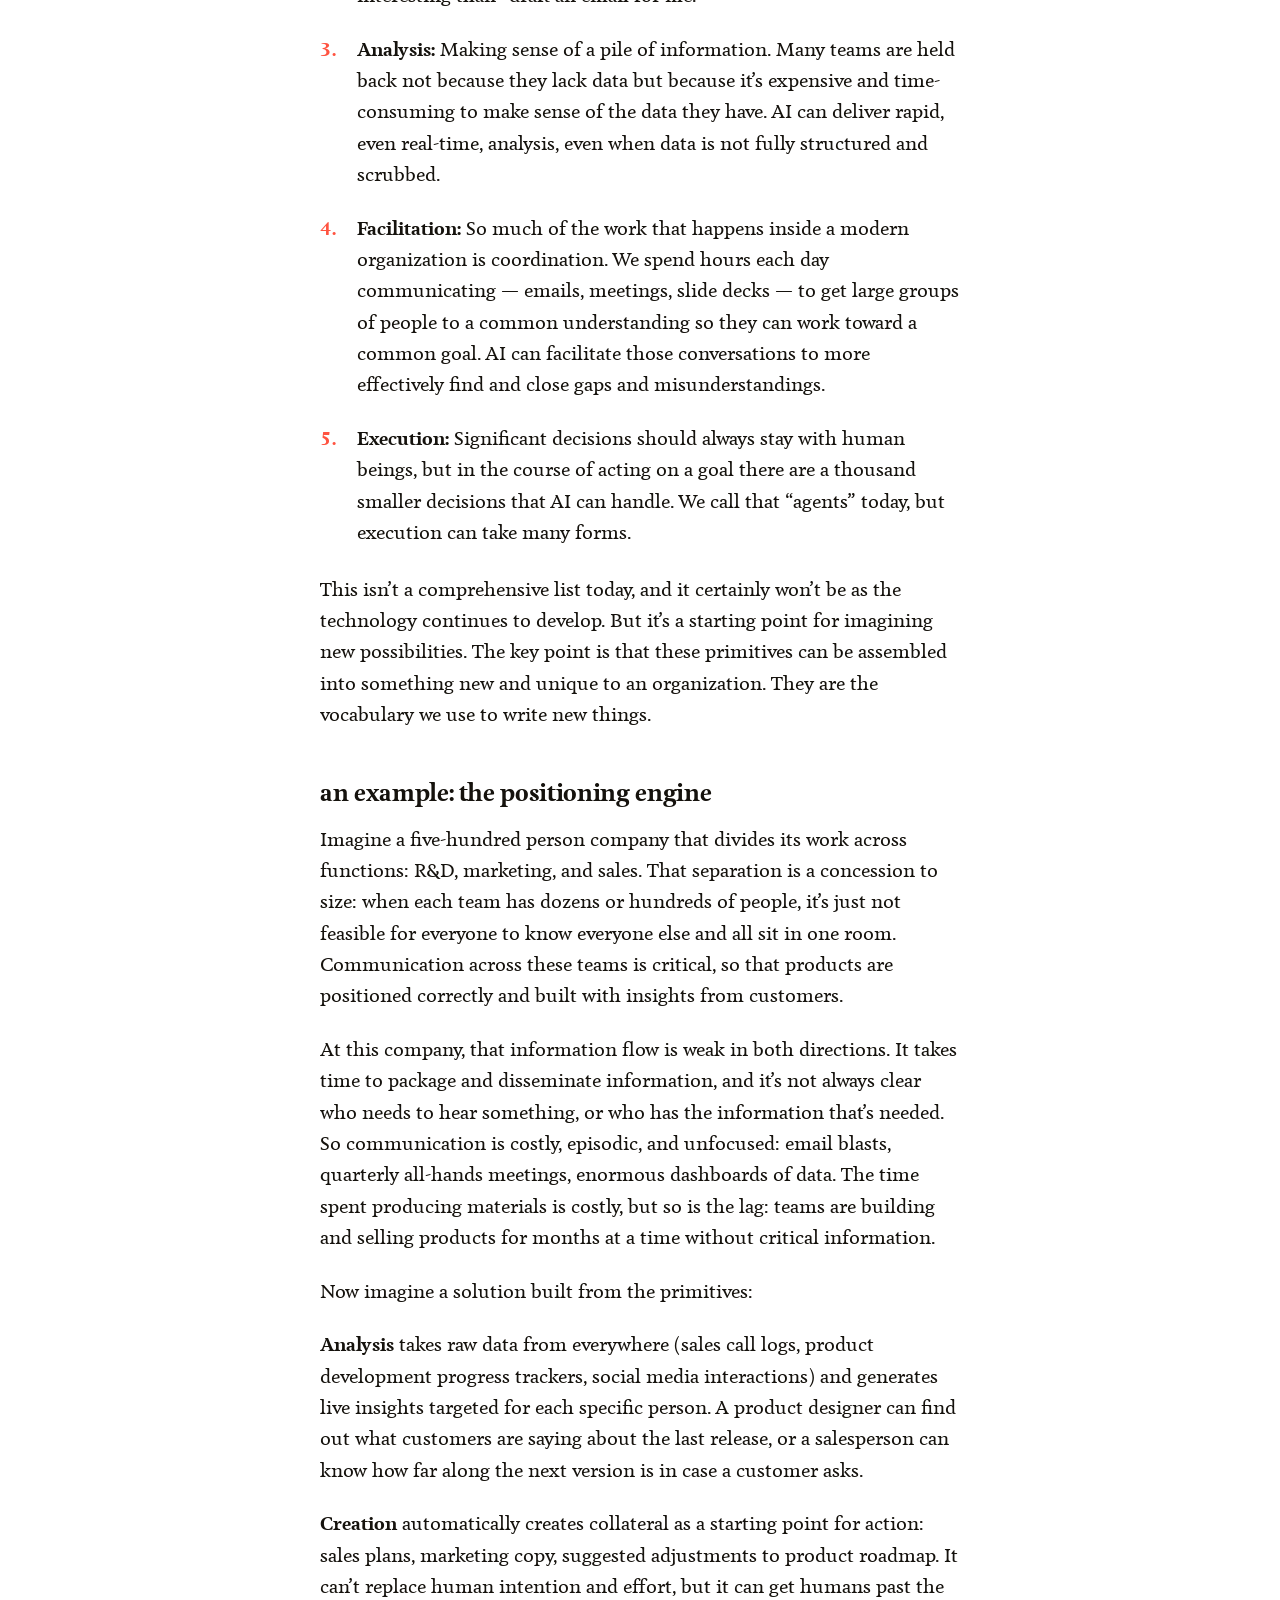
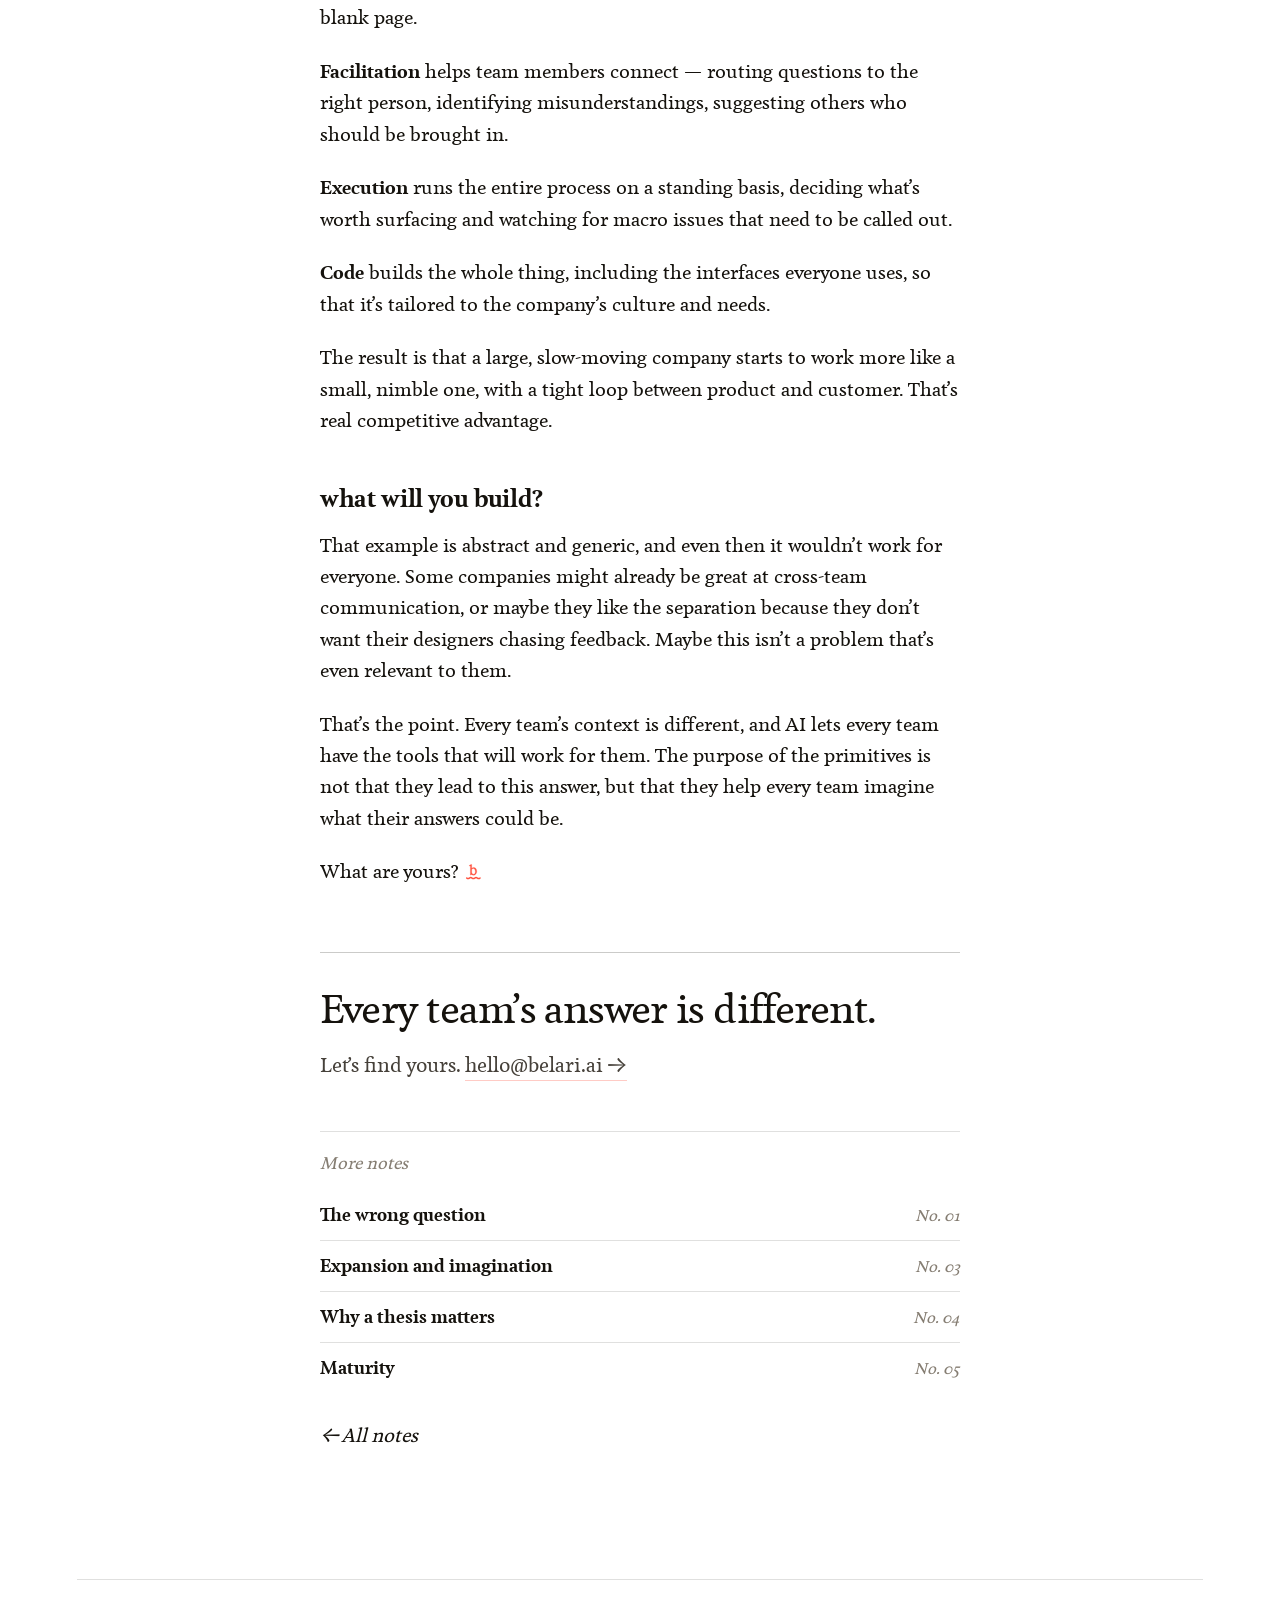
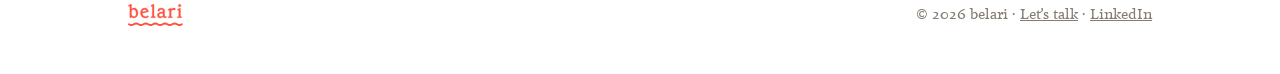
<file: notes/primitives.html>
<!DOCTYPE html>
<html lang="en">
<head>
  <meta charset="UTF-8" />
  <meta name="viewport" content="width=device-width, initial-scale=1.0" />
  <link rel="icon" href="/favicon.svg" type="image/svg+xml" />
  <link rel="icon" href="/favicon-32.png" sizes="32x32" type="image/png" />
  <link rel="apple-touch-icon" href="/apple-touch-icon.png" />
  <link rel="manifest" href="/site.webmanifest" />
  <title>Thinking in primitives — belari</title>
  <meta name="description" content="Companies have a windfall in AI and no mental model for spending it. Three traps to avoid, and five primitives to think with." />
  <!-- Open Graph / link previews (iMessage, Slack, Twitter, LinkedIn, …) -->
  <meta property="og:type" content="article" />
  <meta property="og:site_name" content="belari" />
  <meta property="og:title" content="Thinking in primitives — belari" />
  <meta property="og:description" content="Companies have a windfall in AI and no mental model for spending it. Three traps to avoid, and five primitives to think with." />
  <meta property="og:url" content="https://belari.ai/notes/primitives.html" />
  <meta property="og:image" content="https://belari.ai/og/primitives.png" />
  <meta property="og:image:width" content="1200" />
  <meta property="og:image:height" content="630" />
  <meta property="og:image:alt" content="Thinking in primitives — belari" />
  <meta name="twitter:card" content="summary_large_image" />
  <meta name="twitter:title" content="Thinking in primitives — belari" />
  <meta name="twitter:description" content="Companies have a windfall in AI and no mental model for spending it. Three traps to avoid, and five primitives to think with." />
  <meta name="twitter:image" content="https://belari.ai/og/primitives.png" />
  <script type="module" crossorigin src="/assets/notePrimitives-49MC3xOg.js"></script>
  <link rel="modulepreload" crossorigin href="/assets/nav-DI1F6HIE.js">
  <link rel="modulepreload" crossorigin href="/assets/Page-MUpyBgNr.js">
  <link rel="stylesheet" crossorigin href="/assets/nav-DSaZncbh.css">
  <script data-goatcounter="https://belari.goatcounter.com/count" async src="https://gc.zgo.at/count.js"></script>
</head>
<body>
  <div id="root"></div>
</body>
</html>
</file>
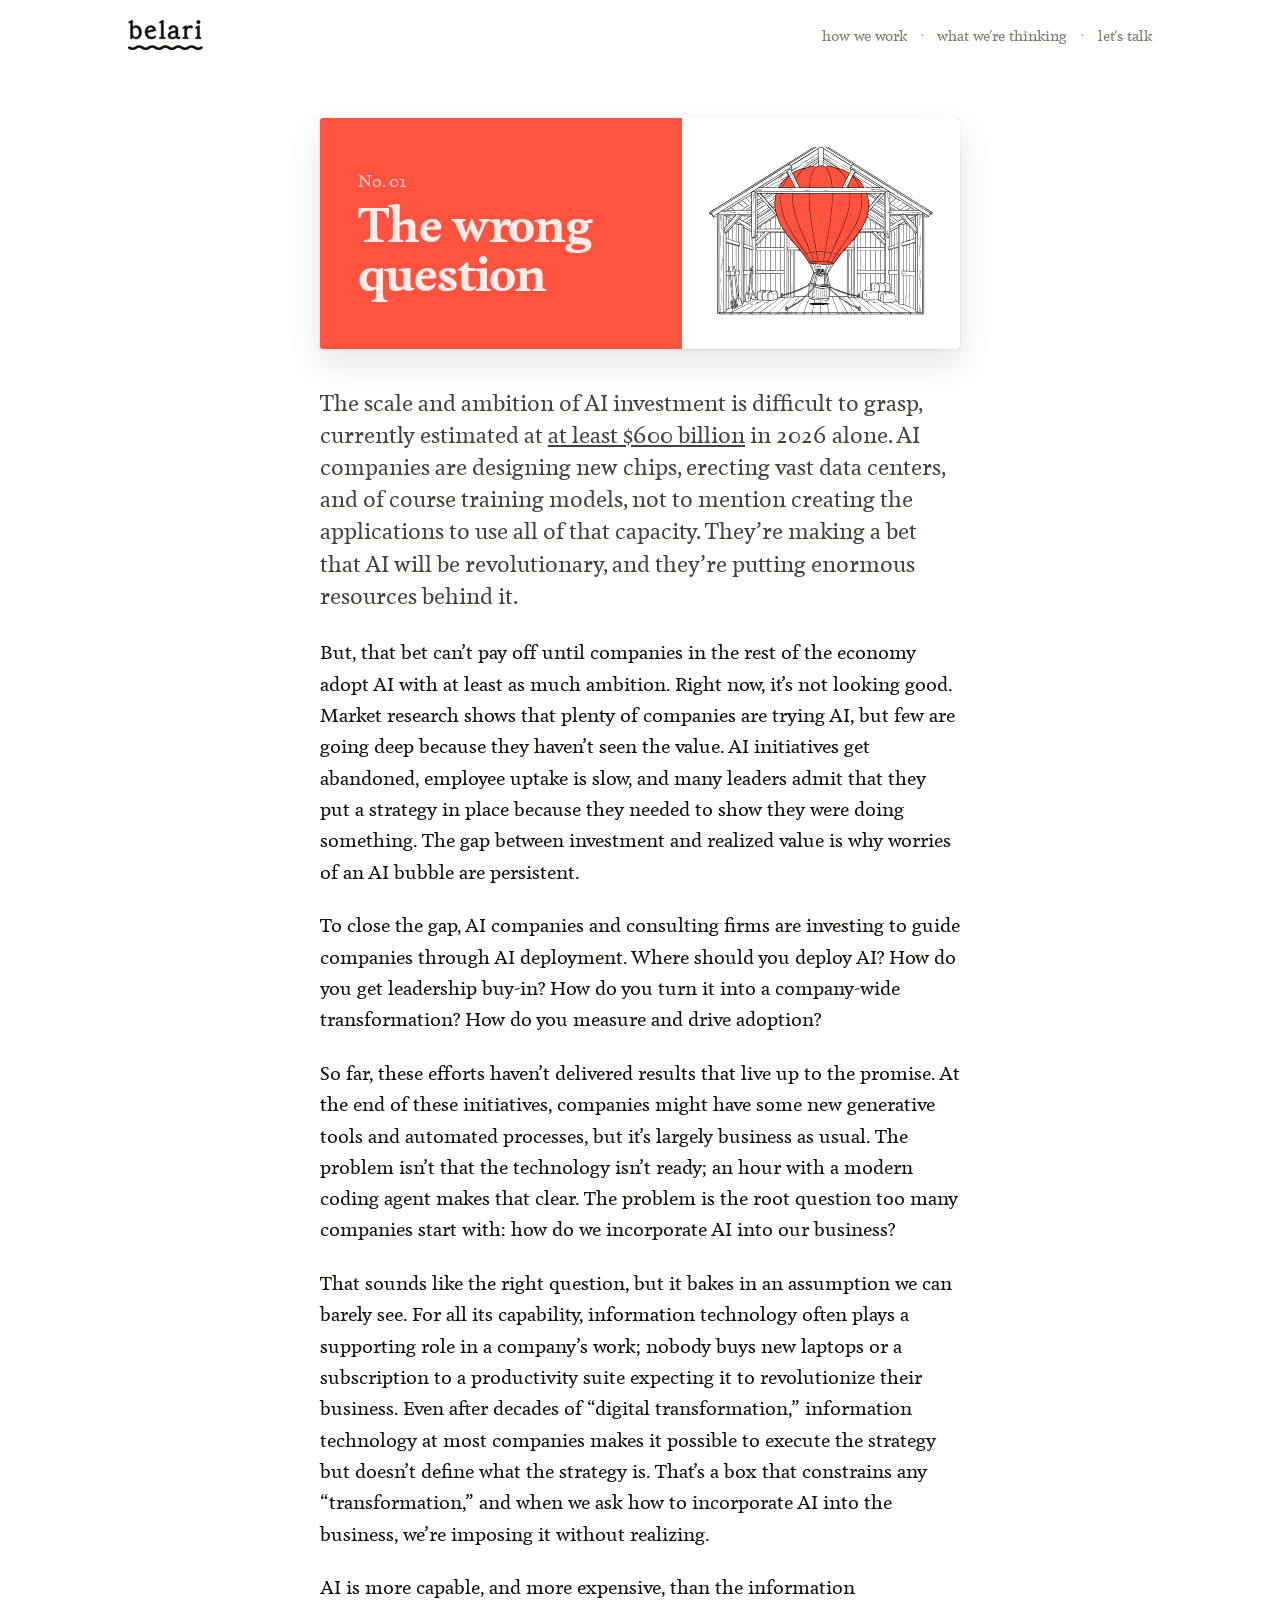
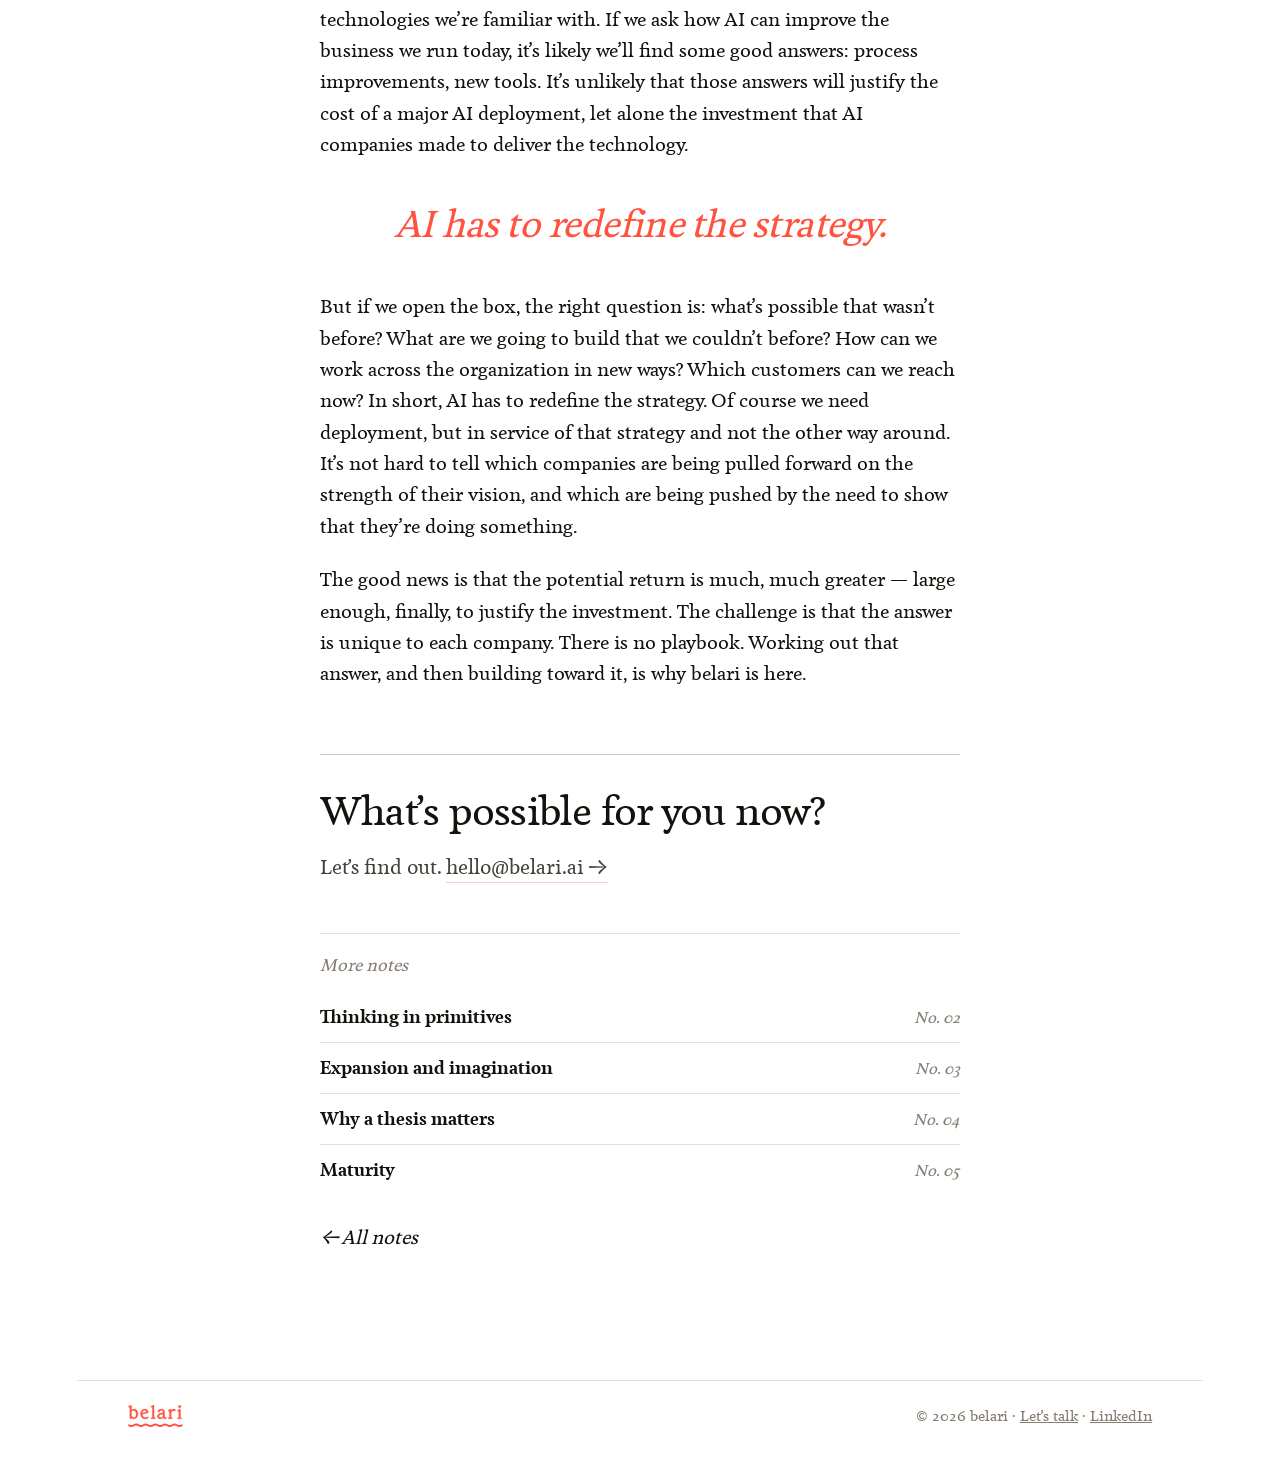
<file: notes/the-wrong-question.html>
<!DOCTYPE html>
<html lang="en">
<head>
  <meta charset="UTF-8" />
  <meta name="viewport" content="width=device-width, initial-scale=1.0" />
  <link rel="icon" href="/favicon.svg" type="image/svg+xml" />
  <link rel="icon" href="/favicon-32.png" sizes="32x32" type="image/png" />
  <link rel="apple-touch-icon" href="/apple-touch-icon.png" />
  <link rel="manifest" href="/site.webmanifest" />
  <title>The wrong question — belari</title>
  <meta name="description" content="Most companies are asking how to use AI. The question is what it makes possible." />
  <!-- Open Graph / link previews (iMessage, Slack, Twitter, LinkedIn, …) -->
  <meta property="og:type" content="article" />
  <meta property="og:site_name" content="belari" />
  <meta property="og:title" content="The wrong question — belari" />
  <meta property="og:description" content="Most companies are asking how to use AI. The question is what it makes possible." />
  <meta property="og:url" content="https://belari.ai/notes/the-wrong-question.html" />
  <meta property="og:image" content="https://belari.ai/og/the-wrong-question.png" />
  <meta property="og:image:width" content="1200" />
  <meta property="og:image:height" content="630" />
  <meta property="og:image:alt" content="The wrong question — belari" />
  <meta name="twitter:card" content="summary_large_image" />
  <meta name="twitter:title" content="The wrong question — belari" />
  <meta name="twitter:description" content="Most companies are asking how to use AI. The question is what it makes possible." />
  <meta name="twitter:image" content="https://belari.ai/og/the-wrong-question.png" />
  <script type="module" crossorigin src="/assets/noteWrongQuestion-Bb4b2Mkp.js"></script>
  <link rel="modulepreload" crossorigin href="/assets/nav-DI1F6HIE.js">
  <link rel="modulepreload" crossorigin href="/assets/Page-MUpyBgNr.js">
  <link rel="stylesheet" crossorigin href="/assets/nav-DSaZncbh.css">
  <script data-goatcounter="https://belari.goatcounter.com/count" async src="https://gc.zgo.at/count.js"></script>
</head>
<body>
  <div id="root"></div>
</body>
</html>
</file>
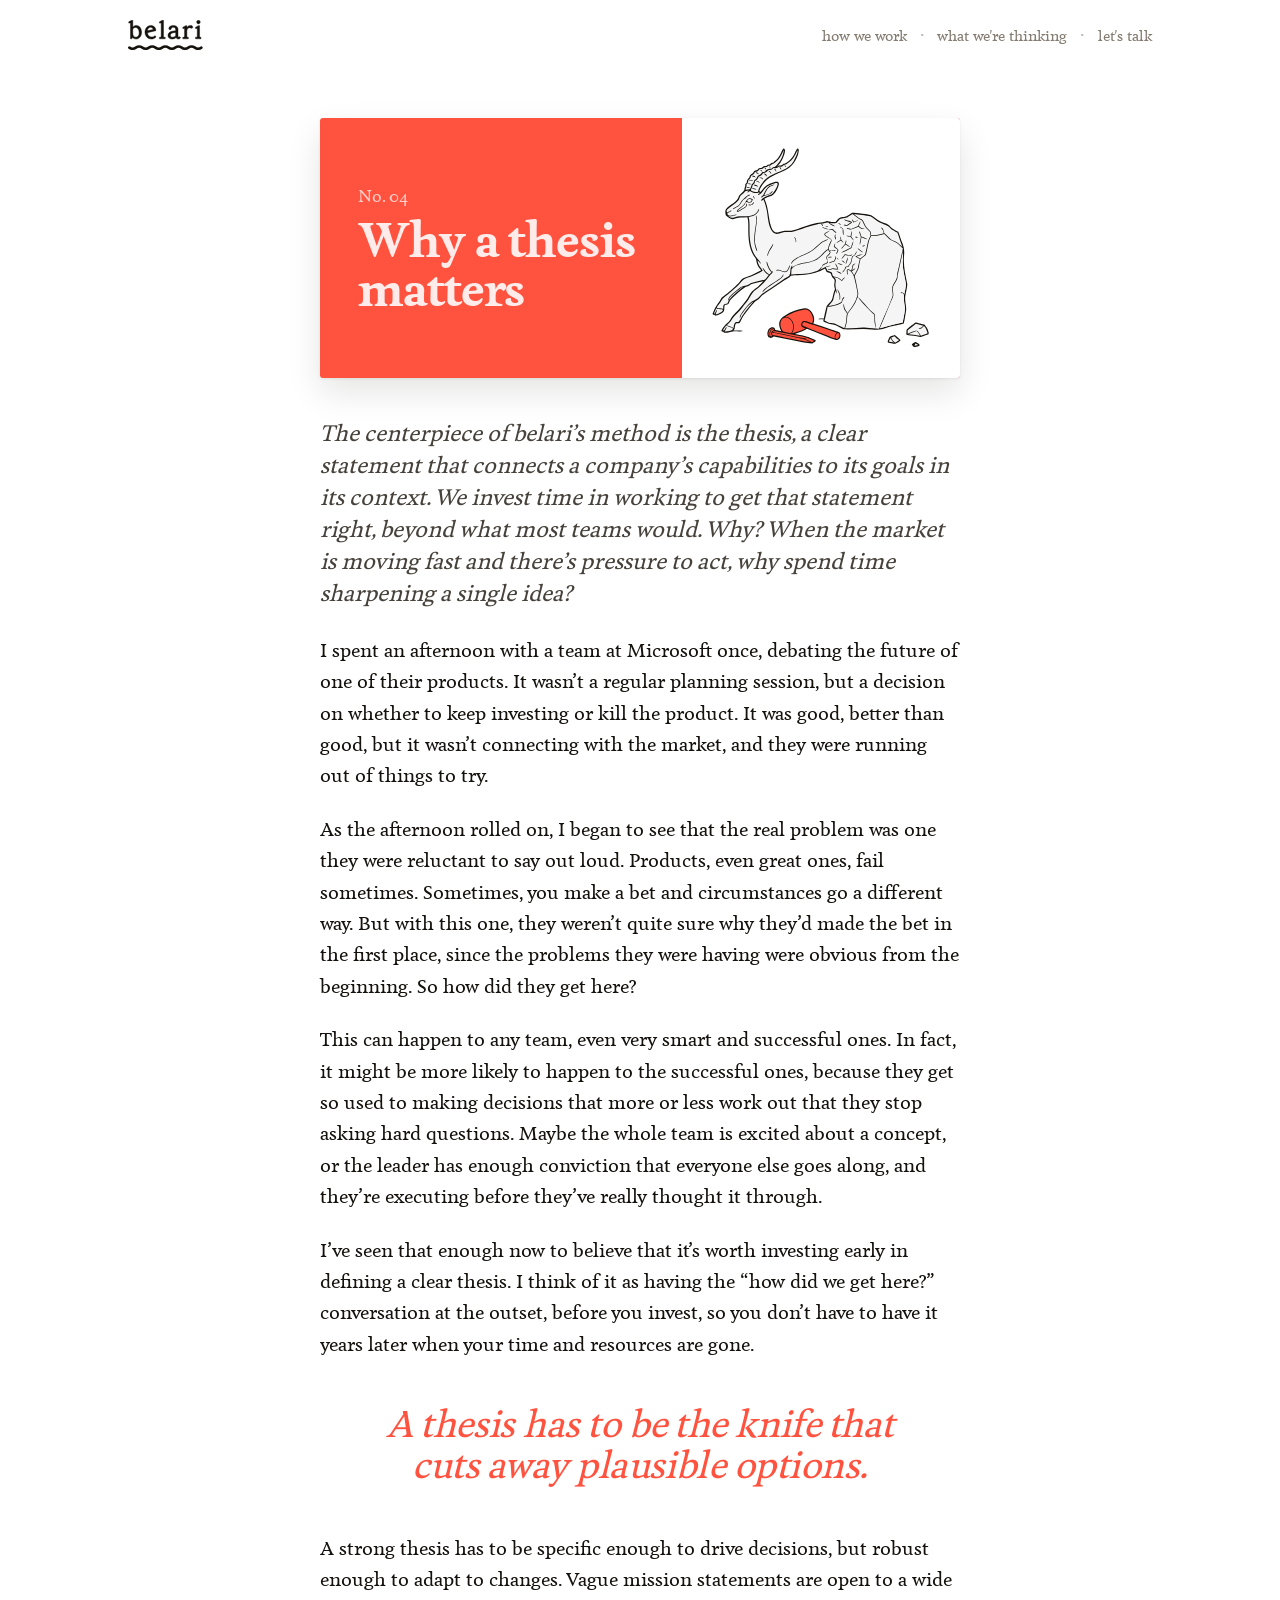
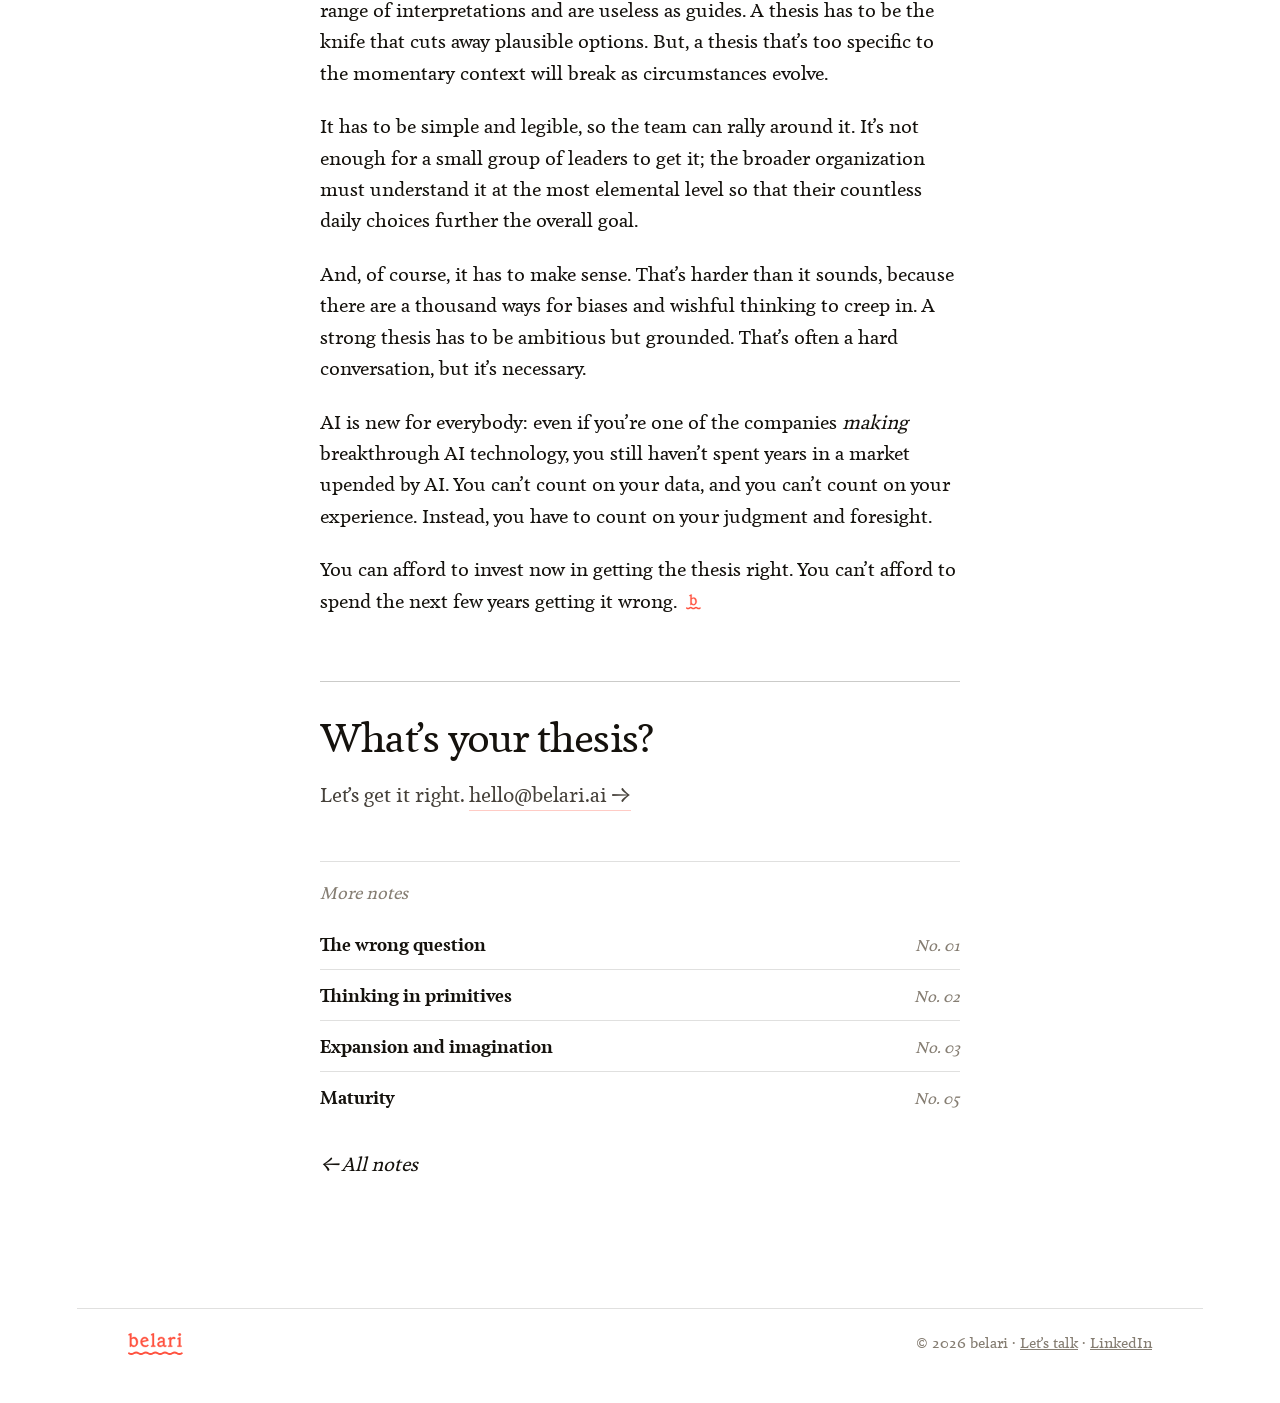
<file: notes/why-a-thesis-matters.html>
<!DOCTYPE html>
<html lang="en">
<head>
  <meta charset="UTF-8" />
  <meta name="viewport" content="width=device-width, initial-scale=1.0" />
  <link rel="icon" href="/favicon.svg" type="image/svg+xml" />
  <link rel="icon" href="/favicon-32.png" sizes="32x32" type="image/png" />
  <link rel="apple-touch-icon" href="/apple-touch-icon.png" />
  <link rel="manifest" href="/site.webmanifest" />
  <title>Why a thesis matters — belari</title>
  <meta name="description" content="A strong thesis is worth defining before you invest, not after. Why belari starts there." />
  <!-- Open Graph / link previews (iMessage, Slack, Twitter, LinkedIn, …) -->
  <meta property="og:type" content="article" />
  <meta property="og:site_name" content="belari" />
  <meta property="og:title" content="Why a thesis matters — belari" />
  <meta property="og:description" content="A strong thesis is worth defining before you invest, not after. Why belari starts there." />
  <meta property="og:url" content="https://belari.ai/notes/why-a-thesis-matters.html" />
  <meta property="og:image" content="https://belari.ai/og/why-a-thesis-matters.png" />
  <meta property="og:image:width" content="1200" />
  <meta property="og:image:height" content="630" />
  <meta property="og:image:alt" content="Why a thesis matters — belari" />
  <meta name="twitter:card" content="summary_large_image" />
  <meta name="twitter:title" content="Why a thesis matters — belari" />
  <meta name="twitter:description" content="A strong thesis is worth defining before you invest, not after. Why belari starts there." />
  <meta name="twitter:image" content="https://belari.ai/og/why-a-thesis-matters.png" />
  <script type="module" crossorigin src="/assets/noteThesisMatters-BZpoxkVU.js"></script>
  <link rel="modulepreload" crossorigin href="/assets/nav-DI1F6HIE.js">
  <link rel="modulepreload" crossorigin href="/assets/Page-MUpyBgNr.js">
  <link rel="stylesheet" crossorigin href="/assets/nav-DSaZncbh.css">
  <script data-goatcounter="https://belari.goatcounter.com/count" async src="https://gc.zgo.at/count.js"></script>
</head>
<body>
  <div id="root"></div>
</body>
</html>
</file>
<file: assets/nav-DSaZncbh.css>
@font-face{font-family:Feijoa;src:url(/assets/feijoa-medium-CCUOaHGe.woff2) format("woff2");font-weight:400 500;font-style:normal;font-display:swap}@font-face{font-family:Feijoa;src:url(/assets/feijoa-bold-Dv0kzkUl.woff2) format("woff2");font-weight:600 700;font-style:normal;font-display:swap}:root{--ths-ink: #15120D;--ths-ink-soft: #46413A;--ths-muted: #857D72;--ths-paper: #F7F6F1;--ths-surface: #FFFFFF;--ths-coral: #FF5340;--ths-accent: var(--ths-coral);--ths-on-accent: var(--ths-ink);--ths-rule: color-mix(in srgb, var(--ths-ink) 13%, transparent);--ths-rule-strong:color-mix(in srgb, var(--ths-ink) 22%, transparent);--ths-font-display: "Feijoa", Georgia, "Times New Roman", serif;--ths-font-head: "Feijoa", Georgia, "Times New Roman", serif;--ths-font-body: "Feijoa", Georgia, "Times New Roman", serif;--ths-font-label: ui-monospace, "SF Mono", Menlo, monospace;--ths-text-xs: .72rem;--ths-text-sm: .85rem;--ths-text-base:1.125rem;--ths-text-lg: 1.2rem;--ths-text-xl: clamp(1.3rem, 1.9vw, 1.7rem);--ths-h3: 1.1rem;--ths-h2: clamp(1.3rem, 1.9vw, 1.55rem);--ths-h1: clamp(2rem, 3.4vw, 2.7rem);--ths-display: clamp(2.8rem, 6.2vw, 4.75rem);--ths-leading: 1.6;--ths-leading-tight: 1.08;--ths-space-1: .25rem;--ths-space-2: .5rem;--ths-space-3: .75rem;--ths-space-4: 1rem;--ths-space-5: 1.5rem;--ths-space-6: 2rem;--ths-space-7: 3rem;--ths-space-8: clamp(2.5rem, 5vw, 4.5rem);--ths-measure: 40rem;--ths-maxw: 90rem;--ths-gutter: clamp(1.25rem, 4vw, 4rem);--ths-radius: 3px;--ths-shadow: 0 1px 2px color-mix(in srgb, var(--ths-ink) 4%, transparent), 0 10px 30px color-mix(in srgb, var(--ths-ink) 6%, transparent);--ths-bp-md: 820px}.ths-root{color:var(--ths-ink);background-color:var(--ths-paper);font-family:var(--ths-font-body);font-size:var(--ths-text-base);line-height:var(--ths-leading);-webkit-font-smoothing:antialiased;text-rendering:optimizeLegibility}.ths-root *{box-sizing:border-box}.ths-root a{color:inherit}.ths-root img{max-width:100%}.ths-root.ths-grain{background-image:url("data:image/svg+xml,%3Csvg%20xmlns='http://www.w3.org/2000/svg'%20width='200'%20height='200'%3E%3Cfilter%20id='d'%3E%3CfeTurbulence%20type='fractalNoise'%20baseFrequency='0.75'%20numOctaves='3'%20seed='4'%20stitchTiles='stitch'/%3E%3CfeComponentTransfer%3E%3CfeFuncA%20type='discrete'%20tableValues='0%200%200%200%200%200%20.10%20.18%20.28'/%3E%3C/feComponentTransfer%3E%3C/filter%3E%3Crect%20width='100%25'%20height='100%25'%20filter='url(%23d)'/%3E%3C/svg%3E");background-repeat:repeat}.ths-wrap,.ths-sheet{max-width:var(--ths-maxw);margin:0 auto;padding:0 var(--ths-gutter)}.ths-prose{max-width:var(--ths-measure)}.ths-prose>:last-child{margin-bottom:0}.ths-section{padding:var(--ths-space-7) 0}.ths-section--flush{padding:0}.ths-divider{border:0;border-top:1px solid var(--ths-rule);margin:0}.ths-grid3{display:grid;grid-template-columns:repeat(3,1fr);gap:clamp(1.75rem,4vw,4rem);align-items:start}.ths-grid3>*{min-width:0}@media(max-width:820px){.ths-grid3{grid-template-columns:1fr;gap:2.75rem}}.ths-split{display:grid;grid-template-columns:1.05fr .95fr;gap:clamp(2rem,6vw,5rem);align-items:start}.ths-split--hero{align-items:end;padding-top:clamp(3rem,6vw,5rem)}@media(max-width:820px){.ths-split{grid-template-columns:1fr;gap:1.25rem}}.ths-cols{display:grid;grid-template-columns:1fr 1fr;gap:2rem}.ths-cols ul{list-style:none;margin:0;padding:0}.ths-cols li{padding:.6rem 0;border-top:1px solid var(--ths-rule);color:var(--ths-ink-soft)}@media(max-width:680px){.ths-cols{grid-template-columns:1fr;gap:1rem}}.ths-rail{display:grid;grid-template-columns:minmax(7rem,12rem) 1fr;gap:clamp(1.5rem,4vw,4.5rem);border-top:1px solid var(--ths-rule);padding:var(--ths-space-6) 0}.ths-rail__label{font-family:var(--ths-font-label);text-transform:uppercase;letter-spacing:.15em;font-size:var(--ths-text-xs);color:var(--ths-muted);line-height:1.55}.ths-rail__num{display:block;font-size:.9rem;color:var(--ths-coral);letter-spacing:.1em;margin-top:.5rem;line-height:1;font-variant-numeric:tabular-nums}.ths-rail__body{max-width:var(--ths-measure)}.ths-rail__body>:last-child{margin-bottom:0}@media(max-width:820px){.ths-rail{grid-template-columns:1fr;gap:.65rem}}.ths-steps{list-style:none;counter-reset:step;margin:0;padding:0}.ths-steps__item{counter-increment:step;display:grid;grid-template-columns:1.8rem 1fr;gap:1.1rem;padding:.9rem 0;border-top:1px solid var(--ths-rule)}.ths-steps__item:first-child{border-top:0;padding-top:.2rem}.ths-steps__item:before{content:counter(step,decimal-leading-zero);font-family:var(--ths-font-label);font-size:.74rem;color:var(--ths-muted);font-variant-numeric:tabular-nums;padding-top:.3rem}.ths-steps__title{font-family:var(--ths-font-head);font-weight:600;font-size:1.02rem}.ths-steps__body{color:var(--ths-ink-soft)}.ths-heading{font-family:var(--ths-font-head);color:var(--ths-ink);letter-spacing:-.02em;margin:0}.ths-heading--display{font-family:var(--ths-font-display);font-size:var(--ths-display);line-height:var(--ths-leading-tight);letter-spacing:-.03em;font-weight:600}.ths-heading--1{font-size:var(--ths-h1);line-height:1.04;letter-spacing:-.025em;font-weight:600}.ths-heading--2{font-size:var(--ths-h2);line-height:1.12;font-weight:600}.ths-heading--3{font-size:var(--ths-h3);line-height:1.3;font-weight:600}.ths-lede{font-family:var(--ths-font-body);font-size:var(--ths-text-lg);line-height:1.5;color:var(--ths-ink-soft);max-width:var(--ths-measure);margin:0 0 1rem}.ths-text{margin:0 0 1rem}.ths-text:last-child{margin-bottom:0}.ths-eyebrow{font-family:var(--ths-font-label);text-transform:uppercase;letter-spacing:.16em;font-size:var(--ths-text-xs);color:var(--ths-muted);margin:0 0 1rem;display:block}.ths-eyebrow--accent{color:var(--ths-accent)}.ths-tag{font-family:var(--ths-font-label);display:inline-block;text-transform:uppercase;letter-spacing:.14em;font-size:var(--ths-text-xs);color:var(--ths-accent)}.ths-epigraph{font-family:var(--ths-font-body);font-style:italic;color:var(--ths-ink-soft);border-left:3px solid var(--ths-accent);padding-left:1rem;max-width:32rem;margin:1.4rem 0}.ths-wordmark,.ths-logomark{display:inline-block;line-height:0;color:var(--ths-ink);text-decoration:none}.ths-wordmark--accent{color:var(--ths-accent)}.ths-nav .ths-wordmark,.ths-nav .ths-logomark,.ths-footer .ths-wordmark,.ths-footer .ths-logomark{color:var(--ths-coral)}.ths-wordmark__svg,.ths-logomark__svg{display:block;width:auto}.ths-wordmark--sm .ths-wordmark__svg{height:22px}.ths-wordmark--md .ths-wordmark__svg{height:34px}.ths-wordmark--lg .ths-wordmark__svg{height:60px}.ths-logomark--sm .ths-logomark__svg{height:28px}.ths-logomark--md .ths-logomark__svg{height:44px}.ths-logomark--lg .ths-logomark__svg{height:72px}.ths-nav .ths-wordmark__svg{height:30px}.ths-wordmark--inline{--ths-inline-h: 1.34em;vertical-align:calc(var(--ths-inline-h) * -.37)}.ths-wordmark--inline .ths-wordmark__svg{height:var(--ths-inline-h)}.ths-logomark--inline{vertical-align:-.28em}.ths-logomark--inline .ths-logomark__svg{height:1.5em}.ths-nav{display:flex;justify-content:space-between;align-items:center;gap:1rem;flex-wrap:wrap;padding:1.25rem var(--ths-gutter);max-width:var(--ths-maxw);margin:0 auto}.ths-nav__links{display:flex;align-items:baseline;gap:.8rem}.ths-nav__links a{text-decoration:none;color:var(--ths-muted);font-size:var(--ths-text-sm)}.ths-nav__links a:hover{color:var(--ths-ink)}.ths-nav__sep{color:var(--ths-muted);opacity:.55;-webkit-user-select:none;user-select:none}.ths-nav--sticky{position:sticky;top:0;z-index:20;background:var(--ths-paper);border-bottom:1px solid var(--ths-rule)}.ths-nav__brand--mark,.ths-nav__label-short{display:none}@media(max-width:640px){.ths-nav{flex-wrap:nowrap;padding-block:.9rem;gap:.75rem}.ths-nav__brand--full{display:none}.ths-nav__brand--mark{display:inline-block}.ths-nav__links{gap:.55rem}.ths-nav__link--has-short .ths-nav__label-full{display:none}.ths-nav__link--has-short .ths-nav__label-short{display:inline}}.ths-footer{display:flex;justify-content:space-between;align-items:center;gap:1rem;flex-wrap:wrap;max-width:var(--ths-maxw);margin:5rem auto 0;padding:1.5rem var(--ths-gutter) 3rem;border-top:1px solid var(--ths-rule)}.ths-footer__meta{color:var(--ths-muted);font-size:var(--ths-text-sm)}.ths-footer__meta a{color:var(--ths-muted)}.ths-cta{display:inline-block;font-family:var(--ths-font-body);font-weight:500;text-decoration:none;color:var(--ths-accent);border-bottom:2px solid var(--ths-accent);padding-bottom:.2rem;line-height:1.2;cursor:pointer;background:none;border-top:0;border-left:0;border-right:0}.ths-cta:hover{color:var(--ths-ink);border-color:var(--ths-ink)}.ths-cta--block{margin-top:1.6rem}.ths-card{border:1px solid var(--ths-rule);border-radius:var(--ths-radius);padding:1.4rem 1.6rem;background:var(--ths-surface);max-width:var(--ths-measure)}.ths-card--raised{border-color:transparent;box-shadow:var(--ths-shadow)}.ths-card__title{margin:.4rem 0}.ths-notelist{border-top:1px solid var(--ths-rule);max-width:48rem}.ths-noterow{display:flex;justify-content:space-between;align-items:baseline;gap:1rem;padding:1.1rem 0;border-bottom:1px solid var(--ths-rule);text-decoration:none;color:inherit}.ths-noterow__title{margin:0;font-family:var(--ths-font-head);font-weight:600;font-size:1.05rem}.ths-noterow__meta{color:var(--ths-accent);font-family:var(--ths-font-label);font-size:var(--ths-text-xs);text-transform:uppercase;letter-spacing:.12em;white-space:nowrap}a.ths-noterow:hover .ths-noterow__title{color:var(--ths-accent)}.ths-manifesto{font-family:var(--ths-font-body);padding:clamp(2rem,5vw,4rem) 0}.ths-manifesto__cols>p{font-size:1.12rem;line-height:1.72;font-weight:500;margin:0 0 1.1rem;text-align:justify;-webkit-hyphens:auto;hyphens:auto}.ths-manifesto__cols>p:last-child{margin-bottom:0}.ths-manifesto__lede{font-size:1.28rem;line-height:1.5;color:var(--ths-ink);margin:0 0 1.1rem;font-weight:500}.ths-manifesto__close{font-weight:600;color:var(--ths-ink)}.ths-manifesto__cols{max-width:46rem;margin-inline:auto}.ths-manifesto__initial{float:left;font-family:var(--ths-font-display);font-weight:600;font-size:3.3em;line-height:.78;padding:.02em .22em 0 0}html,body,#root{margin:0;min-height:100%}body{background:var(--ths-paper)}.sr-only{position:absolute;width:1px;height:1px;padding:0;margin:-1px;overflow:hidden;clip:rect(0,0,0,0);white-space:nowrap;border:0}.site-root{min-height:100vh;overflow-x:clip;background:color-mix(in srgb,var(--ths-coral) 11%,white);--home-measure: 64rem}.site-root:not(.home-wash) .ths-nav,.site-root:not(.home-wash) .ths-wrap,.site-root:not(.home-wash) .ths-footer{max-width:calc(var(--home-measure) + 2 * var(--ths-gutter))}.hero{min-height:100vh;display:flex;flex-direction:column;padding:clamp(1.5rem,3vw,2.5rem) 0}.hero .hero-page{flex:1}.below{padding:clamp(2.5rem,5vw,4.5rem) 0}.below hr{margin:clamp(2.5rem,5vw,4rem) 0}.home-wash{--ths-accent: var(--ths-ink);--coral-light: color-mix(in srgb, var(--ths-coral) 11%, white);background:var(--ths-coral)}.home-wash .hero{justify-content:safe center;align-items:center;background:var(--ths-coral);margin-inline:calc(50% - 50vw);padding-inline:clamp(1.25rem,4vw,3rem)}.home-wash .hero-page{flex:0 1 auto;width:100%;max-width:48.5rem;background:#fff;border-radius:var(--ths-radius);padding:clamp(2rem,5vw,4rem) clamp(1.5rem,4vw,3.5rem);box-shadow:0 2px 8px color-mix(in srgb,var(--ths-ink) 8%,transparent),0 20px 50px color-mix(in srgb,var(--ths-ink) 12%,transparent)}.home-wash .hero-page .ths-manifesto{padding:0}.home-wash .hero-statement{font-family:var(--ths-font-display);font-size:clamp(1.15rem,1.9vw,1.45rem);line-height:1.4;color:var(--ths-ink-soft);margin:0 0 clamp(1.5rem,3vw,2.25rem);padding-bottom:clamp(1.25rem,2.5vw,1.75rem);border-bottom:1px solid color-mix(in srgb,var(--ths-ink) 14%,transparent);text-wrap:pretty}.home-wash .hero-statement strong{font-weight:600;color:var(--ths-ink)}.home-wash .hero-statement em{font-style:italic}.home-wash .hero-scroll{display:grid;place-items:center;width:max-content;margin:clamp(1.5rem,3vw,2.5rem) auto 0;padding:.35rem .5rem;border-radius:999px;color:var(--ths-ink-soft);transition:color .2s ease}.home-wash .hero-scroll:hover{color:var(--ths-ink)}.home-wash .hero-scroll:focus{outline:none}.home-wash .hero-scroll:focus-visible{outline:2px solid var(--ths-ink);outline-offset:3px}.home-wash .hero-scroll svg{display:block;animation:hero-cue-fade 2.6s ease-in-out infinite}@keyframes hero-cue-fade{0%,to{opacity:.35}50%{opacity:.9}}@media(prefers-reduced-motion:reduce){.home-wash .hero-scroll svg{animation:none;opacity:.7}}.home-wash #start{scroll-margin-top:5rem}@media(max-width:640px){.home-wash #start{scroll-margin-top:4rem}}@media(max-width:760px){.home-wash .hero{padding-bottom:min(36dvh,16rem)}}.home-wash .ths-manifesto__lede{font-size:clamp(1.35rem,3vw,1.85rem);line-height:1.24;font-weight:500;text-wrap:balance;margin-bottom:1.9rem}.home-wash .ths-manifesto__cols{max-width:42rem}.home-wash .ths-manifesto__cols>p{text-align:left;-webkit-hyphens:manual;hyphens:manual;text-wrap:pretty}.home-wash .ths-manifesto__close{margin-top:1.6rem}.home-wash .ths-manifesto .ths-wordmark,.home-wash .ths-manifesto .ths-logomark{color:var(--ths-coral)}.home-wash .home-nav{position:fixed;top:0;left:0;right:0;z-index:30;background:var(--ths-coral);padding-inline:var(--ths-gutter);transform:translateY(-100%);transition:transform .35s ease}.home-wash .home-nav--show{transform:translateY(0)}.home-wash .home-nav .ths-nav{max-width:var(--home-measure);padding-inline:0}.home-wash .home-nav .ths-wordmark,.home-wash .home-nav .ths-logomark,.home-wash .ths-footer .ths-wordmark,.home-wash .ths-footer .ths-logomark,.home-wash .ths-nav__links a,.home-wash .ths-footer__meta,.home-wash .ths-footer__meta a,.home-wash .ths-nav__sep{color:var(--coral-light)}.home-wash .ths-nav__links a{font-weight:500}.home-wash .ths-nav__links a:hover,.home-wash .ths-footer__meta a:hover{color:color-mix(in srgb,var(--coral-light) 55%,white)}.home-wash .ths-footer{border-top-color:color-mix(in srgb,var(--coral-light) 28%,transparent)}.home-wash .ths-footer{max-width:var(--home-measure);padding-inline:0}.home-rail .rail-row{border-top:1px solid var(--ths-rule);padding:clamp(2rem,4vw,3.25rem) 0}.home-rail .rail-body{max-width:52rem}.home-rail .rail-orient{font-family:var(--ths-font-display);font-size:clamp(1.3rem,2.2vw,1.7rem);line-height:1.42;color:var(--ths-ink-soft);margin:0;text-wrap:pretty}.home-rail .rail-orient strong{font-weight:600;color:var(--ths-ink)}.home-rail .rail-orient em{font-style:italic}.home-rail .rail-orient+.rail-orient{margin-top:1.15em}@media(min-width:821px){.home-rail .rail-row--orient .rail-body{margin-inline:auto}}.beliefs-sea{margin-inline:calc(50% - 50vw);background:var(--ths-coral);padding:clamp(2.5rem,5vw,4.5rem) var(--ths-gutter)}.beliefs-inner{max-width:var(--home-measure);margin-inline:auto}.beliefs-list{display:flex;flex-direction:column;background:#fff;border-radius:var(--ths-radius);box-shadow:0 1px 3px color-mix(in srgb,var(--ths-ink) 7%,transparent),0 14px 34px color-mix(in srgb,var(--ths-ink) 11%,transparent)}.belief-row{position:relative;display:grid;grid-template-columns:1fr 1fr;gap:clamp(1.5rem,4vw,3.5rem);align-items:center;padding:clamp(1.75rem,3.5vw,2.75rem);overflow:visible}.belief-row+.belief-row{border-top:1px solid var(--ths-rule)}.belief-row:nth-of-type(2n) .belief-figure{order:2}.beliefs-list__head{padding:clamp(1.5rem,3vw,2.25rem) clamp(1.75rem,3.5vw,2.75rem);border-bottom:1px solid var(--ths-rule)}.beliefs-list__head .ths-heading--2{margin:0}.belief-copy__num{font-family:var(--ths-font-display);font-weight:600;font-size:1.5rem;line-height:1;color:var(--ths-coral);font-variant-numeric:tabular-nums;display:block;margin-bottom:.6rem}.belief-copy .ths-heading--3{font-size:clamp(1.25rem,2.2vw,1.7rem);line-height:1.1;margin:0 0 1rem}.belief-copy .ths-text{color:var(--ths-ink-soft);font-size:1rem;line-height:1.55;margin:0}.belief-figure{position:relative;align-self:stretch;min-height:17rem;border-radius:var(--ths-radius);background:color-mix(in srgb,var(--ths-coral) 7%,white);display:grid;place-items:center;padding:1.25rem}.belief-figure__caption{font-family:var(--ths-font-head);font-style:italic;font-size:.98rem;line-height:1.4;text-align:center;max-width:24ch;color:color-mix(in srgb,var(--ths-ink) 50%,white)}.belief-figure__img{display:block;width:100%;height:auto;margin-top:clamp(-4.5rem,-7vw,-6rem)}.belief-figure--art{background:transparent;padding:0}.belief-figure--art .belief-figure__img{width:100%;height:auto;margin:0}@media(max-width:760px){.belief-row{grid-template-columns:1fr;gap:1.5rem}.belief-row:nth-of-type(2n) .belief-figure,.belief-row:nth-of-type(odd) .belief-figure{order:1}.belief-figure{min-height:13rem}}.home-rail .rail-row--contact{border-top:1px solid var(--ths-rule-strong)}.home-rail .rail-row--contact .ths-heading{font-size:clamp(1.5rem,2.6vw,2.05rem);line-height:var(--ths-leading-tight);margin:0;text-wrap:balance}.home-rail .contact-link{color:inherit;text-decoration:none;display:grid;grid-template-columns:1fr auto 1fr;align-items:center;column-gap:clamp(1.1rem,2.5vw,1.75rem);transition:color .18s ease}.home-rail .contact-link:hover{color:var(--ths-coral)}.home-rail .contact-link:hover .contact-talk__art{transform:translateY(-3px)}.home-rail .contact-link:focus{outline:none}.home-rail .contact-link:focus-visible{outline:2px solid var(--ths-ink);outline-offset:4px}.home-rail .rail-row--contact .ths-text{color:var(--ths-ink-soft);max-width:var(--ths-measure);margin:0 0 1.75rem}.contact-grid{display:flex;flex-direction:column}.contact-explore{display:grid;grid-template-columns:1fr 1fr;padding-bottom:clamp(1.75rem,3.5vw,2.5rem)}.contact-explore__item{display:flex;flex-direction:column;align-items:center;text-align:center;gap:clamp(1rem,2vw,1.4rem);padding:clamp(.5rem,1.5vw,1rem) clamp(1rem,3vw,2.5rem);text-decoration:none;color:var(--ths-ink)}.contact-explore__item+.contact-explore__item{border-left:1px solid var(--ths-rule)}.contact-explore__art{height:clamp(96px,13vw,144px);width:auto;transition:transform .18s ease}.contact-explore__item:hover .contact-explore__art{transform:translateY(-3px)}.contact-explore__label{font-family:var(--ths-font-head);font-size:clamp(1.15rem,1.8vw,1.4rem);line-height:1.15;transition:color .18s ease}.contact-explore__item:hover .contact-explore__label{color:var(--ths-coral)}.contact-explore__item:focus{outline:none}.contact-explore__item:focus-visible{outline:2px solid var(--ths-ink);outline-offset:4px;border-radius:var(--ths-radius)}.contact-talk{border-top:1px solid var(--ths-rule);padding-top:clamp(1.75rem,3.5vw,2.5rem);text-align:center}.contact-talk__art{justify-self:end;width:clamp(96px,12vw,136px);height:auto;transition:transform .18s ease}@media(max-width:640px){.home-rail .contact-link{grid-template-columns:1fr;row-gap:1rem;justify-items:center}.contact-talk__art{justify-self:center}}@media(max-width:640px){.contact-explore{grid-template-columns:1fr;row-gap:clamp(1.5rem,5vw,2rem)}.contact-explore__item+.contact-explore__item{border-left:0;border-top:1px solid var(--ths-rule);padding-top:clamp(1.5rem,5vw,2rem)}}.home-wash .below{margin-inline:calc(50% - 50vw);padding:clamp(2.5rem,5vw,4.5rem) var(--ths-gutter) clamp(3rem,6vw,5rem);background:var(--ths-coral)}.home-rail{max-width:var(--home-measure);margin-inline:auto;display:flex;flex-direction:column;gap:clamp(1rem,2vw,1.75rem)}.home-rail .rail-row{border-top:0;background:#fff;border-radius:var(--ths-radius);box-shadow:0 1px 3px color-mix(in srgb,var(--ths-ink) 7%,transparent),0 14px 34px color-mix(in srgb,var(--ths-ink) 11%,transparent);padding:clamp(1.75rem,3.5vw,2.75rem) clamp(1.6rem,3.5vw,2.75rem)}.site-root.approach-page{background:#fff}.approach-page .ths-nav .ths-wordmark{color:var(--ths-ink)}.approach-headline .ths-heading--1{color:var(--ths-coral);margin-bottom:clamp(1.25rem,3vw,2rem);max-width:var(--ths-measure)}@media(min-width:821px){.approach-headline .ths-heading--1,.approach-headline .ths-lede{margin-inline:auto}}.approach-page .flow-heading{max-width:60rem;margin-inline:auto}.approach-page .flow-lede{max-width:60rem;margin:.6rem auto 0;font-size:var(--ths-text-lg);line-height:1.5;color:var(--ths-ink-soft)}.flow{max-width:60rem;margin:clamp(1.5rem,3vw,2.25rem) auto 0;--lx: 23%;--rx: 77%;--trace: 2px}.flow__step{display:flex}.flow__step--right{justify-content:flex-end}.flow__card{width:46%;background:#fff;border-radius:var(--ths-radius);box-shadow:0 1px 3px color-mix(in srgb,var(--ths-ink) 7%,transparent),0 14px 34px color-mix(in srgb,var(--ths-ink) 10%,transparent);padding:clamp(1.2rem,2.4vw,1.5rem)}.flow__num{display:block;font-family:var(--ths-font-head);font-weight:600;color:var(--ths-coral);font-size:.9rem;letter-spacing:.06em;font-variant-numeric:tabular-nums;margin-bottom:.45rem}.flow__title{font-family:var(--ths-font-head);font-weight:700;letter-spacing:-.01em;margin:0 0 .5rem;font-size:1.2rem}.flow__body{color:var(--ths-ink-soft);margin:0;font-size:.96rem;line-height:1.5}.flow__body+.flow__body{margin-top:.9em}.flow__em{color:var(--ths-coral)}.flow__thesis{background:var(--ths-coral);color:#fff;border-radius:var(--ths-radius);box-shadow:0 1px 3px color-mix(in srgb,var(--ths-ink) 8%,transparent),0 16px 40px color-mix(in srgb,var(--ths-coral) 26%,transparent);padding:clamp(1.5rem,3vw,1.9rem) clamp(1.5rem,3vw,2rem);display:grid;grid-template-columns:1fr 1.15fr;gap:clamp(1.2rem,3vw,2.4rem);align-items:center}.flow__eyebrow{display:block;font-family:var(--ths-font-head);font-style:italic;font-size:1rem;margin-bottom:.4rem;color:color-mix(in srgb,var(--ths-coral) 22%,white)}.flow__thesis .flow__num{color:color-mix(in srgb,var(--ths-coral) 22%,white)}.flow__thesis .flow__title{color:#fff;font-size:clamp(1.3rem,2.4vw,1.5rem);margin:0}.flow__thesis .flow__body{color:color-mix(in srgb,var(--ths-coral) 14%,white)}.flow__thesis .flow__body a{color:inherit;text-decoration:underline;text-decoration-thickness:1px;text-underline-offset:3px}.flow__thesis .flow__body a:hover{opacity:.8}.flow__link{position:relative;height:2.8rem}.flow__link i{position:absolute;background:var(--ths-coral);display:block}.flow__link .v{width:var(--trace)}.flow__link .h{height:var(--trace)}.flow__link--lr .a{left:calc(var(--lx) - 1px);top:0;height:50%}.flow__link--lr .b{left:var(--lx);width:calc(var(--rx) - var(--lx));top:calc(50% - 1px)}.flow__link--lr .c{left:calc(var(--rx) - 1px);top:50%;height:50%}.flow__link--rl .a{left:calc(var(--rx) - 1px);top:0;height:50%}.flow__link--rl .b{left:var(--lx);width:calc(var(--rx) - var(--lx));top:calc(50% - 1px)}.flow__link--rl .c{left:calc(var(--lx) - 1px);top:50%;height:50%}.flow__link--dr .a{left:calc(var(--rx) - 1px);top:0;height:100%}.flow__link--dl .a{left:calc(var(--lx) - 1px);top:0;height:100%}.flow__part{margin:0 0 1.6rem;padding-top:.65rem;border-top:2px solid var(--ths-coral);font-family:var(--ths-font-label);font-size:var(--ths-text-xs);letter-spacing:.15em;text-transform:uppercase;color:var(--ths-muted);line-height:1.5}.flow__part--two{border-top-color:color-mix(in srgb,var(--ths-coral) 45%,transparent)}.flow__step--two .flow__num{color:var(--ths-muted)}.flow__step{align-items:center}.flow__step--fig.flow__step--left{justify-content:space-between}.flow__step--fig.flow__step--right{justify-content:space-between;flex-direction:row-reverse}.flow__figure{margin:0;width:46%;display:flex;align-items:center;justify-content:center}.flow__figure img{max-width:min(72%,216px);max-height:12.5rem;width:auto;height:auto;display:block}@media(max-width:720px){.flow__card{width:100%}.flow__thesis{grid-template-columns:1fr;gap:1rem}.flow__link{height:2rem}.flow__link i{display:none}.flow__link .a{display:block;left:calc(50% - 1px);top:0;height:100%;width:var(--trace)}.flow__step--fig{flex-direction:column;gap:2.3rem;background:#fff;border-radius:var(--ths-radius);box-shadow:0 1px 3px color-mix(in srgb,var(--ths-ink) 7%,transparent),0 14px 34px color-mix(in srgb,var(--ths-ink) 10%,transparent);padding:clamp(1.2rem,2.4vw,1.5rem);align-items:stretch}.flow__step--fig.flow__step--right{flex-direction:column}.flow__step--fig .flow__card{box-shadow:none;background:transparent;padding:0;border-radius:0}.flow__figure{width:100%}.flow__figure img{width:min(50%,190px)}}.talk-cta{margin-top:clamp(3rem,7vw,5rem);display:flex;justify-content:center}.talk-cta .talk-cta__link{display:block;width:100%;max-width:46rem;text-align:center;background:var(--ths-coral);border-radius:var(--ths-radius);padding:clamp(2rem,5vw,3.25rem) clamp(1.75rem,4vw,3rem);text-decoration:none;font-family:var(--ths-font-head);font-size:clamp(1.35rem,2.8vw,2rem);line-height:1.32;text-wrap:pretty;color:color-mix(in srgb,var(--ths-coral) 22%,white);box-shadow:0 1px 3px color-mix(in srgb,var(--ths-ink) 7%,transparent),0 14px 34px color-mix(in srgb,var(--ths-ink) 11%,transparent);transition:transform .2s ease,box-shadow .2s ease}.talk-cta .talk-cta__link strong{font-weight:inherit;color:color-mix(in srgb,var(--ths-coral) 7%,white)}.talk-cta .talk-cta__link:hover{transform:translateY(-2px);box-shadow:0 2px 6px color-mix(in srgb,var(--ths-ink) 9%,transparent),0 20px 46px color-mix(in srgb,var(--ths-ink) 15%,transparent)}.talk-cta .talk-cta__link:hover strong{text-decoration:underline;text-underline-offset:4px}.talk-cta .talk-cta__link:focus{outline:none}.talk-cta .talk-cta__link:focus-visible{outline:2px solid #fff;outline-offset:-8px}.site-root.notes-page{background:var(--home-ground)}.notes-page .ths-nav .ths-wordmark{color:var(--ths-ink)}.notes-page .ths-heading--1{margin-bottom:clamp(1.25rem,3vw,2rem)}.notes-grid{display:grid;grid-template-columns:repeat(2,1fr);gap:clamp(1rem,2.2vw,1.5rem)}.tl-card{display:flex;flex-direction:column;min-height:17rem;background:var(--ths-surface);border:1px solid var(--ths-rule);border-radius:var(--ths-radius);box-shadow:0 1px 3px color-mix(in srgb,var(--ths-ink) 6%,transparent),0 14px 34px color-mix(in srgb,var(--ths-ink) 9%,transparent);padding:clamp(1.5rem,3vw,2rem) clamp(1.5rem,3vw,2.1rem);text-decoration:none;color:inherit;transition:box-shadow .2s ease,border-color .2s ease}a.tl-card:hover{border-color:var(--ths-rule-strong);box-shadow:0 2px 6px color-mix(in srgb,var(--ths-ink) 8%,transparent),0 20px 44px color-mix(in srgb,var(--ths-ink) 13%,transparent)}a.tl-card:hover .tl-title{color:var(--ths-coral)}a.tl-card:focus{outline:none}a.tl-card:focus-visible{outline:2px solid var(--ths-ink);outline-offset:3px}.tl-date{font-family:var(--ths-font-head);color:var(--ths-muted);font-size:.98rem;font-variant-numeric:lining-nums;margin:0 0 .7rem}.tl-title{font-family:var(--ths-font-head);font-weight:600;font-size:clamp(1.2rem,1.8vw,1.45rem);line-height:1.18;letter-spacing:-.015em;margin:0 0 .55rem}.tl-preview{color:var(--ths-ink-soft);font-size:1.02rem;line-height:1.5;margin:0;display:-webkit-box;-webkit-box-orient:vertical;-webkit-line-clamp:4;overflow:hidden}.tl-card.tl-more{grid-column:1 / -1;min-height:0;box-shadow:none;align-items:center;justify-content:center;font-family:var(--ths-font-head);font-style:italic;font-size:clamp(1.1rem,1.6vw,1.3rem);color:var(--ths-ink-soft);margin:0}.tl-card--art{grid-column:1 / -1;display:grid;grid-template-columns:1.6fr 1fr;padding:0;overflow:hidden}.tl-card--art .tl-card__text{display:flex;flex-direction:column;padding:clamp(1.5rem,3vw,2rem) clamp(1.5rem,3vw,2.1rem)}.tl-card__art{margin:0;background:var(--ths-surface);display:grid;place-items:center;padding:clamp(1rem,2vw,1.4rem)}.tl-card__art img{display:block;width:100%;max-width:20rem;height:auto}.tl-card--art-reverse{grid-template-columns:1fr 1.6fr}.tl-card--art-reverse .tl-card__text{order:2}.tl-card--art-reverse .tl-card__art{order:1}.tl-card.tl-featured{--pale: color-mix(in srgb, var(--ths-coral) 11%, white);background:var(--ths-coral);border-color:transparent;color:var(--pale);box-shadow:0 1px 3px color-mix(in srgb,var(--ths-ink) 8%,transparent),0 18px 44px color-mix(in srgb,var(--ths-ink) 14%,transparent)}.tl-card.tl-featured.tl-card--art{background:var(--ths-surface);border:0}.tl-card.tl-featured.tl-card--art .tl-card__text{background:var(--ths-coral)}.tl-card--wide{grid-column:1 / -1;display:grid;grid-template-columns:1.1fr 1fr;align-items:center;column-gap:clamp(1.75rem,4vw,3.5rem)}.tl-card__lead{display:flex;flex-direction:column}.tl-card--art .tl-title,.tl-card--wide .tl-title{font-size:clamp(1.55rem,2.7vw,2.25rem);line-height:1.12;margin-bottom:.9rem}.tl-card--art .tl-preview,.tl-card--wide .tl-preview{font-size:clamp(1.12rem,1.5vw,1.4rem);line-height:1.4;-webkit-line-clamp:3;max-width:34ch}.tl-card--art .tl-card__text{justify-content:center}.tl-card.tl-featured .tl-date{color:color-mix(in srgb,var(--ths-coral) 30%,white)}.tl-card.tl-featured .tl-title{color:var(--pale)}.tl-card.tl-featured .tl-preview{color:color-mix(in srgb,var(--ths-coral) 18%,white)}a.tl-card.tl-featured:hover{border-color:transparent;box-shadow:0 2px 8px color-mix(in srgb,var(--ths-ink) 10%,transparent),0 24px 52px color-mix(in srgb,var(--ths-ink) 18%,transparent)}a.tl-card.tl-featured:hover .tl-title{color:var(--pale)}a.tl-card.tl-featured:focus-visible{outline-color:var(--pale)}.note-read{max-width:var(--ths-measure);margin:0 auto}.note-title{font-family:var(--ths-font-display);font-weight:600;letter-spacing:-.025em;font-size:clamp(2rem,3.6vw,2.9rem);line-height:1.05;margin:.7rem 0 .5rem}.note-meta{font-family:var(--ths-font-head);color:var(--ths-muted);font-size:.98rem;margin:0 0 2rem}.site-root.note-page{background:var(--ths-surface)}.note-page .ths-nav .ths-wordmark{color:var(--ths-ink)}.note-masthead{--pale: color-mix(in srgb, var(--ths-coral) 11%, white);background:var(--ths-coral);border-radius:var(--ths-radius);padding:clamp(1.75rem,4vw,2.6rem) clamp(1.6rem,4vw,2.4rem);margin-bottom:clamp(1.75rem,4vw,2.4rem);box-shadow:0 1px 3px color-mix(in srgb,var(--ths-ink) 7%,transparent),0 14px 34px color-mix(in srgb,var(--ths-ink) 11%,transparent)}.note-masthead--art{display:grid;grid-template-columns:1.3fr 1fr;padding:0;overflow:hidden}.note-masthead__text{align-self:center;padding:clamp(1.75rem,4vw,2.6rem) clamp(1.6rem,4vw,2.4rem)}.note-masthead__art{margin:0;background:var(--ths-surface);display:grid;place-items:center;padding:clamp(1rem,2.5vw,1.5rem)}.note-masthead__art img{display:block;width:100%;height:auto}.note-masthead .note-title{color:var(--pale);margin-top:.5rem}.note-masthead .note-meta{color:color-mix(in srgb,var(--ths-coral) 30%,white);margin:.6rem 0 0}.note-lede{font-size:1.32rem;line-height:1.52;color:var(--ths-ink-soft);margin:0 0 1.6rem}.note-lede em{font-style:italic}.note-levels{margin:0 0 1.4rem;padding-left:1.4rem;border-left:1px solid var(--ths-rule)}.note-levels p{margin:0 0 .9rem;line-height:1.7}.note-levels p:last-child{margin-bottom:0}.note-levels strong{font-weight:600}@media(max-width:640px){.note-levels{padding-left:1rem}}.note-body p{margin:0 0 1.4rem;line-height:1.74}.note-body p:last-child{margin-bottom:0}.note-body em{font-style:italic}.note-body strong{font-weight:600}.note-h2{font-family:var(--ths-font-head);font-weight:600;font-size:clamp(1.28rem,2vw,1.45rem);line-height:1.2;letter-spacing:-.015em;color:var(--ths-ink);margin:3.1rem 0 1rem}.note-body>.note-h2:first-child{margin-top:1rem}.note-list{list-style:none;margin:1.5rem 0 1.6rem;padding:0;counter-reset:note-list}.note-list>li{counter-increment:note-list;position:relative;padding-left:2.3rem;margin:0 0 1.4rem}.note-list>li:last-child{margin-bottom:0}.note-list>li:before{content:counter(note-list) ".";position:absolute;left:0;top:0;font-family:var(--ths-font-head);font-weight:600;font-variant-numeric:tabular-nums;line-height:1.74;color:var(--ths-coral)}.note-list p{margin:0 0 1rem;line-height:1.74}.note-list p:last-child{margin-bottom:0}.note-list strong{font-weight:600}.note-list--tight>li{margin-bottom:.7rem}.note-inset{margin:2.8rem auto;max-width:34rem;padding:0;border:0;font-family:var(--ths-font-head);font-style:italic;font-size:clamp(1.7rem,3.4vw,2.2rem);line-height:1.18;letter-spacing:-.015em;color:var(--ths-coral);text-align:center;text-wrap:balance}.endmark{color:var(--ths-coral);line-height:0;white-space:nowrap}.endmark svg{display:inline-block;width:1.05em;height:1.05em;margin-left:.34em;vertical-align:-.16em}.note-close{margin-top:4rem;padding-top:2.25rem;border-top:1px solid var(--ths-rule-strong)}.note-close__cue{font-family:var(--ths-font-head);font-size:clamp(1.85rem,3.4vw,2.4rem);line-height:1.08;letter-spacing:-.02em;color:var(--ths-ink);margin:0 0 1.4rem;text-wrap:balance}.note-close__line{font-family:var(--ths-font-head);font-size:1.2rem;line-height:1.4;color:var(--ths-ink-soft);margin:0}.note-close__mail{color:var(--ths-coral);text-decoration:none;border-bottom:1px solid color-mix(in srgb,var(--ths-coral) 30%,transparent);padding-bottom:2px;white-space:nowrap;transition:color .18s ease,border-color .18s ease}.note-close__mail:hover{color:var(--ths-ink);border-color:var(--ths-ink)}.note-close__mail:focus{outline:none}.note-close__mail:focus-visible{outline:2px solid var(--ths-ink);outline-offset:4px}.note-onward{margin-top:3.25rem;padding-top:1.2rem;border-top:1px solid var(--ths-rule)}.note-onward__label{font-family:var(--ths-font-head);font-style:italic;color:var(--ths-muted);font-size:1rem;margin:0 0 .8rem}.note-onward__link{display:flex;justify-content:space-between;align-items:baseline;gap:1rem;text-decoration:none;color:inherit;padding:.7rem 0;border-top:1px solid var(--ths-rule)}.note-onward__link:first-of-type{border-top:0}.note-onward__link:hover .o-title{color:var(--ths-coral)}.note-onward__link:focus{outline:none}.note-onward__link:focus-visible{outline:2px solid var(--ths-ink);outline-offset:3px;border-radius:2px}.note-onward .o-title{font-family:var(--ths-font-head);font-weight:600;font-size:1.08rem}.note-onward .o-part{font-family:var(--ths-font-head);font-style:italic;color:var(--ths-muted);font-size:.92rem;white-space:nowrap}.note-back{display:inline-block;margin-top:1.8rem;font-family:var(--ths-font-head);font-style:italic;color:var(--ths-muted);text-decoration:none}.note-back:hover{color:var(--ths-coral)}.note-back:focus{outline:none}.note-back:focus-visible{outline:2px solid var(--ths-ink);outline-offset:3px;border-radius:2px}@media(max-width:680px){.note-list>li{padding-left:1.9rem}.notes-grid,.tl-card--art{grid-template-columns:1fr}.tl-card--art-reverse .tl-card__text,.tl-card--art-reverse .tl-card__art{order:initial}.tl-card--wide{grid-template-columns:1fr;row-gap:.55rem}.tl-card__art{padding:1.1rem 1.4rem}.tl-card__art img{max-width:18rem}.note-masthead--art{grid-template-columns:1fr}.note-masthead__art{padding:1.25rem 1.5rem}.note-masthead__art img{max-width:22rem}}.book-panel{display:grid;grid-template-columns:minmax(9rem,17rem) 1fr;gap:clamp(1.1rem,3.5vw,2.5rem);align-items:center;margin-top:clamp(1rem,3vw,2rem);background:color-mix(in srgb,var(--ths-coral) 11%,white);border-radius:var(--ths-radius);padding:clamp(1.1rem,3vw,1.75rem) clamp(1.1rem,3.5vw,2.25rem)}.book-panel__cover img{display:block;width:100%;height:auto}.book-panel__title{margin:0 0 .7rem;font-family:var(--ths-font-head);font-size:clamp(1.25rem,2.6vw,1.65rem);line-height:1.15;color:var(--ths-ink);text-wrap:balance}.book-panel .book-panel__download{font-family:var(--ths-font-head);font-size:1.1rem;color:var(--ths-ink);text-decoration:underline;text-decoration-color:var(--ths-coral);text-underline-offset:4px;text-decoration-thickness:1.5px}.book-panel .book-panel__download:hover{text-decoration-color:var(--ths-ink)}.book-panel .book-panel__download:focus{outline:none}.book-panel .book-panel__download:focus-visible{outline:2px solid var(--ths-ink);outline-offset:3px;border-radius:3px}@media(max-width:560px){.book-panel{grid-template-columns:1fr}.book-panel__cover{max-width:17rem}}.home-wash .home-hero{min-height:88vh;padding-top:calc(64px + clamp(1.5rem,4vw,3rem))}.home-wash .home-hero__card{flex:0 1 auto;width:100%;max-width:64rem;background:#fff;border-radius:var(--ths-radius);padding:clamp(2.5rem,7vw,5.5rem) clamp(1.5rem,6vw,5rem);box-shadow:0 2px 8px color-mix(in srgb,var(--ths-ink) 8%,transparent),0 20px 50px color-mix(in srgb,var(--ths-ink) 12%,transparent)}.home-wash .hero-wrong{font-family:var(--ths-font-display);font-size:clamp(2.1rem,5.6vw,4.7rem);line-height:1.06;letter-spacing:-.018em;font-weight:400;color:var(--ths-ink);margin:0 0 clamp(2rem,5vw,3.5rem)}.home-wash .hero-struck{position:relative;display:inline-block;white-space:nowrap}.home-wash .hero-stk{position:absolute;left:-6%;top:13%;width:112%;aspect-ratio:10.5;transform:skewY(5.2deg);color:var(--ths-coral);pointer-events:none}.home-wash .hero-stk svg{display:block;width:100%;height:100%;overflow:visible}.home-wash .home-hero__split{display:grid;grid-template-columns:1.15fr 1fr;gap:clamp(1.5rem,4vw,3.5rem);align-items:start}.home-wash .hero-right{font-family:var(--ths-font-display);font-weight:600;letter-spacing:-.01em;font-size:clamp(1.7rem,3.6vw,2.8rem);line-height:1.08;color:var(--ths-coral);margin:0;text-wrap:balance}.home-wash .home-hero__side{padding-top:.45em}.home-wash .hero-what{font-family:var(--ths-font-display);font-size:clamp(1.05rem,1.6vw,1.2rem);line-height:1.5;color:var(--ths-ink-soft);margin:0;text-wrap:balance}.home-wash .hero-what strong{font-weight:600;color:var(--ths-ink)}.home-wash .hero-what__line{display:block}.home-wash .hero-what__line+.hero-what__line{margin-top:1em}.home-wash .hero-ctas{margin:1.25rem 0 0}.home-wash .hero-cta{font-family:var(--ths-font-display);font-size:1.1rem;font-weight:600;color:var(--ths-ink);text-decoration:underline;text-decoration-color:var(--ths-coral);text-decoration-thickness:2px;text-underline-offset:.25em}@media(max-width:760px){.home-wash .home-hero{min-height:0;padding-bottom:clamp(1.5rem,4vw,3rem)}.home-wash .home-hero__split{grid-template-columns:1fr}.home-wash .home-hero__side{padding-top:0}}@media(max-width:480px){.home-wash .hero-wrong{font-size:clamp(1.5rem,7.4vw,2rem)}}.home-rail .rail-head{margin-bottom:clamp(1.25rem,3vw,2rem)}.home-rail .rail-head .ths-heading{margin:0}.home-rail .rail-more{margin:clamp(1.25rem,3vw,2rem) 0 0;font-family:var(--ths-font-display)}.home-rail .rail-more a{color:var(--ths-ink);text-decoration-color:var(--ths-coral);text-underline-offset:.2em}.home-rail .ways{display:grid;grid-template-columns:.9fr 1.35fr;align-items:center}.home-rail .ways__card{border-radius:var(--ths-radius);padding:clamp(1.75rem,3.5vw,2.75rem);box-shadow:0 1px 3px color-mix(in srgb,var(--ths-ink) 7%,transparent),0 14px 34px color-mix(in srgb,var(--ths-ink) 11%,transparent)}.home-rail .ways__card--usual{--usual-ink: color-mix(in srgb, var(--ths-ink) 55%, #FFECEA);background:#ffecea;color:var(--usual-ink);transform:rotate(-2.5deg) translate(1.5rem);padding-right:3rem}.home-rail .ways__card--ours{background:#fff;position:relative;z-index:1;margin-left:-1.5rem}.home-rail .ways__head{font-family:var(--ths-font-display);font-size:clamp(1.35rem,2.4vw,1.75rem);font-weight:600;margin:0 0 clamp(1rem,2.5vw,1.5rem);color:var(--ths-ink)}.home-rail .ways__card--usual .ways__head{font-weight:500;color:var(--usual-ink)}.home-rail .ways__list{list-style:none;margin:0;padding:0;display:grid;gap:clamp(1rem,2.4vw,1.5rem)}.home-rail .ways__list li{display:grid;grid-template-columns:2.2rem 1fr;align-items:baseline}.home-rail .ways__num{font-family:var(--ths-font-label);font-size:var(--ths-text-sm);letter-spacing:.04em}.home-rail .ways__card--ours .ways__num{color:var(--ths-coral);font-weight:600}.home-rail .ways__text{line-height:1.5;font-size:clamp(1rem,1.5vw,1.1rem)}.home-rail .ways__card--ours .ways__text{color:var(--ths-ink-soft)}.home-rail .ways__card--ours .ways__text strong{display:block;font-family:var(--ths-font-display);color:var(--ths-ink);font-size:clamp(1.15rem,2vw,1.4rem);line-height:1.25;margin-bottom:.25rem}@media(max-width:760px){.home-rail .ways{grid-template-columns:1fr;gap:1rem}.home-rail .ways{gap:0}.home-rail .ways__card--usual{transform:rotate(-2deg);margin:0 1.1rem;padding:1.5rem 1.5rem 3.5rem}.home-rail .ways__card--ours{margin-left:0;margin-top:-2.25rem}}.home-rail .thinking{display:grid;grid-template-columns:repeat(3,1fr);gap:clamp(1rem,2.5vw,1.75rem)}@media(max-width:760px){.home-rail .thinking{grid-template-columns:1fr}}.home-rail .thinking__item{display:flex;flex-direction:column;gap:.4rem;padding:1.25rem 1.25rem 1.4rem;border:1px solid var(--ths-rule);border-radius:var(--ths-radius);color:var(--ths-ink);text-decoration:none;transition:border-color .15s ease}.home-rail .thinking__item:hover{border-color:var(--ths-coral)}.home-rail .thinking__num{font-family:var(--ths-font-label);font-size:var(--ths-text-sm);color:var(--ths-muted)}.home-rail .thinking__title{font-family:var(--ths-font-display);font-size:1.3rem;line-height:1.2;font-weight:600}.home-rail .thinking__preview{color:var(--ths-ink-soft);line-height:1.45}.home-rail .rail-row--contact{border-top:0}.home-rail .rail-row--contact .contact-talk{border-top:0;padding-top:0}.home-rail .ways__list li{grid-template-columns:1fr}.home-rail .ways__card--ours .ways__list{gap:clamp(1.25rem,2.8vw,1.85rem)}.cform{text-align:left;margin-top:1.75rem;display:grid;gap:1rem}.cform__row{display:grid;grid-template-columns:1fr 1fr;gap:1rem}@media(max-width:560px){.cform__row{grid-template-columns:1fr}}.cform__field{display:grid;gap:.35rem}.cform__label{font-family:var(--ths-font-label);font-size:var(--ths-text-sm);letter-spacing:.04em;color:var(--ths-muted)}.cform input,.cform textarea{font:inherit;font-family:var(--ths-font-display);font-size:1.05rem;color:var(--ths-ink);padding:.7rem .8rem;border:1px solid var(--ths-rule-strong);border-radius:var(--ths-radius);background:#fff}.cform textarea{resize:vertical;min-height:7.5rem;line-height:1.45}.cform textarea::placeholder{color:var(--ths-muted)}.cform input:focus,.cform textarea:focus{outline:none;border-color:var(--ths-coral);box-shadow:0 0 0 3px color-mix(in srgb,var(--ths-coral) 18%,transparent)}.cform__trap{position:absolute;left:-9999px;width:1px;height:1px;opacity:0}.cform__foot{display:flex;align-items:center;gap:1.25rem;flex-wrap:wrap}.cform__send{font-family:var(--ths-font-display);font-size:1.1rem;font-weight:600;color:#fff;background:var(--ths-coral);border:0;border-radius:var(--ths-radius);padding:.7rem 1.6rem;cursor:pointer}.cform__send:hover{filter:brightness(.95)}.cform__note{color:var(--ths-ink-soft);font-size:1rem}.cform__thanks{margin:0;text-align:left;align-self:start;font-family:var(--ths-font-display);font-size:1.2rem;color:var(--ths-ink)}.cform__label{font-family:var(--ths-font-display);font-size:1rem;letter-spacing:0;color:var(--ths-ink);font-weight:600}.cform__optional{font-weight:400;color:var(--ths-muted)}.cform__hint{color:var(--ths-ink-soft);font-size:.95rem;margin-top:-.15rem}.cform__error{display:none;color:#b3261e;font-size:.92rem}.cform input:user-invalid,.cform textarea:user-invalid{border-color:#b3261e}.cform input:user-invalid~.cform__error,.cform textarea:user-invalid~.cform__error{display:block}@media(max-width:560px){.cform__send{width:100%}}.home-wash,.home-wash .below{background:#fff}.home-wash .beliefs-sea{background:transparent;margin-inline:0;padding:0}.home-wash .beliefs-list,.home-wash .home-rail .rail-row,.home-wash .home-rail .ways__card--ours{box-shadow:none;border:1px solid var(--ths-rule-strong)}.home-wash .home-rail .ways__card--usual{box-shadow:0 6px 18px color-mix(in srgb,var(--ths-ink) 8%,transparent)}.home-wash .home-rail{gap:clamp(2.5rem,6vw,4.5rem)}.home-wash .ths-footer .ths-wordmark,.home-wash .ths-footer .ths-logomark{color:var(--ths-coral)}.home-wash .ths-footer__meta,.home-wash .ths-footer__meta a{color:var(--ths-ink-soft)}.home-wash .ths-footer__meta a:hover{color:var(--ths-ink)}.home-wash .ths-footer{border-top-color:var(--ths-rule)}.home-wash .home-nav{background:#fff;border-bottom:1px solid var(--ths-rule)}.home-wash .home-nav .ths-wordmark,.home-wash .home-nav .ths-logomark{color:var(--ths-ink)}.home-wash .home-nav .ths-nav__links a{color:var(--ths-muted);font-weight:400}.home-wash .home-nav .ths-nav__links a:hover{color:var(--ths-ink)}.home-wash .home-nav .ths-nav__sep{color:var(--ths-muted)}.home-wash .home-hero{min-height:0;margin-top:64px;padding-top:clamp(2.5rem,6vw,4.5rem);padding-bottom:clamp(2.5rem,6vw,4.5rem)}.home-wash .beliefs-list,.home-wash .home-rail .rail-row,.home-wash .home-rail .ways__card--ours{border-color:color-mix(in srgb,var(--ths-ink) 8%,transparent)}.home-wash .belief-row+.belief-row,.home-wash .beliefs-list__head{border-color:color-mix(in srgb,var(--ths-ink) 6%,transparent)}.home-wash .home-rail .thinking__item{border-color:color-mix(in srgb,var(--ths-ink) 8%,transparent)}.home-wash .home-nav{border-bottom-color:color-mix(in srgb,var(--ths-ink) 6%,transparent)}.home-wash .home-rail .ways__card--ours{box-shadow:0 1px 3px color-mix(in srgb,var(--ths-ink) 6%,transparent),0 12px 30px color-mix(in srgb,var(--ths-ink) 10%,transparent)}.home-wash .home-rail .ways__card--usual{box-shadow:0 2px 8px color-mix(in srgb,var(--ths-ink) 5%,transparent)}.home-wash .beliefs-list,.home-wash .home-rail .rail-row{border:0;box-shadow:0 1px 3px color-mix(in srgb,var(--ths-ink) 5%,transparent),0 10px 28px color-mix(in srgb,var(--ths-ink) 8%,transparent)}.home-wash .home-rail .ways__card--ours{border:0}.home-wash .beliefs-list{display:grid;grid-template-columns:repeat(3,1fr);gap:clamp(1.75rem,4vw,3rem);background:transparent;box-shadow:none;border:0;border-radius:0}.home-wash .beliefs-list__head{grid-column:1 / -1;padding:0;border:0}.home-wash .belief-row{grid-template-columns:1fr;padding:0;gap:1rem;align-items:start;align-content:start}.home-wash .belief-row+.belief-row{border-top:0}.home-wash .belief-row .belief-figure,.home-wash .belief-row:nth-of-type(2n) .belief-figure{order:0;min-height:0;height:clamp(8rem,13vw,10.5rem);place-items:end start}.home-wash .belief-figure--art .belief-figure__img{width:auto;height:100%;max-width:100%}.home-wash .belief-copy__num{font-size:1.15rem;margin-bottom:.4rem}.home-wash .belief-copy .ths-heading--3{font-size:clamp(1.15rem,1.8vw,1.4rem);margin-bottom:.6rem}.home-wash .belief-copy .ths-text{font-size:.98rem}@media(max-width:760px){.home-wash .beliefs-list{grid-template-columns:1fr;gap:2.25rem}.home-wash .belief-row .belief-figure{height:9rem}}.home-wash .home-rail .rail-row--thinking{background:transparent;box-shadow:none;border:0;padding:0}.home-wash .beliefs-list__head .ths-heading--2,.home-wash .home-rail .rail-row--thinking .rail-head .ths-heading,.home-wash .home-rail .ways__card--ours .ways__head{font-size:clamp(2rem,4.2vw,3rem);line-height:1.04;letter-spacing:-.01em;font-weight:600}.home-wash .home-rail .ways__card--usual .ways__head{font-size:clamp(1.6rem,3vw,2.2rem)}.home-wash .home-rail .rail-row--thinking .rail-head{margin-bottom:clamp(1.5rem,3vw,2.25rem)}.home-wash .beliefs-list__head{margin-bottom:clamp(.25rem,1vw,.75rem)}.home-wash .belief-row .belief-figure,.home-wash .belief-row:nth-of-type(2n) .belief-figure{height:auto;display:block}.home-wash .belief-figure--art .belief-figure__img{height:clamp(8rem,13vw,10.5rem);width:auto;max-width:100%;object-fit:contain;object-position:left bottom}@media(max-width:760px){.home-wash .belief-figure--art .belief-figure__img{height:9rem}}.home-rail .close7{display:grid;grid-template-columns:1fr 1.4fr;gap:clamp(1.5rem,4vw,3.5rem);align-items:start}.home-rail .close7__invite{padding-top:1rem}.home-rail .close7__title{margin:0;font-family:var(--ths-font-display);font-weight:600;letter-spacing:-.01em;font-size:clamp(2.6rem,5.5vw,4.4rem);line-height:1.02;color:var(--ths-coral)}.home-rail .close7__line{margin:.6rem 0 0;font-family:var(--ths-font-display);color:var(--ths-ink-soft);font-size:clamp(1.05rem,1.8vw,1.25rem)}.home-rail .close7{align-items:stretch}.home-rail .close7__invite{display:flex;flex-direction:column}.home-rail .close7__primary{margin:1.75rem 0 0;font-family:var(--ths-font-display);font-size:clamp(1.2rem,2vw,1.4rem);font-weight:600}.home-rail .close7__primary a{color:var(--ths-ink);text-decoration:underline;text-decoration-color:var(--ths-coral);text-decoration-thickness:2px;text-underline-offset:.25em}.home-rail .close7__primary a:hover{text-decoration-color:var(--ths-ink)}.home-rail .close7__also{margin:auto 0 0;padding-top:1.5rem;padding-bottom:clamp(1.5rem,3.5vw,2.5rem);display:flex;gap:1.5rem;flex-wrap:wrap;font-size:1rem}.home-rail .close7__also a{color:var(--ths-ink-soft);text-decoration:underline;text-decoration-color:var(--ths-rule-strong);text-underline-offset:.25em}.home-rail .close7__also a:hover{color:var(--ths-ink);text-decoration-color:var(--ths-coral)}.home-rail .close7__form{background:#fff;border-radius:var(--ths-radius);padding:clamp(1.5rem,3.5vw,2.5rem);box-shadow:0 1px 3px color-mix(in srgb,var(--ths-ink) 5%,transparent),0 10px 28px color-mix(in srgb,var(--ths-ink) 8%,transparent)}.home-rail .close7__form .cform{margin-top:0}.home-rail .close7__form .cform__send{width:100%;padding:.85rem 1.6rem}.cform__error--show{display:block}@media(max-width:760px){.home-rail .close7{grid-template-columns:1fr}}:root{--home-ground: #F6F2EE}.home-wash .below{background:var(--home-ground);box-shadow:0 0 0 100vmax var(--home-ground);clip-path:inset(0 -100vmax);padding-bottom:clamp(2.5rem,6vw,4.5rem)}.home-wash .home-rail{gap:clamp(1.5rem,3vw,2.25rem);padding-top:clamp(2.5rem,6vw,4.5rem)}.home-wash .beliefs-sea,.home-wash .home-rail .rail-row--thinking,.home-wash .home-rail .close7{background:#fff;border-radius:var(--ths-radius);padding:clamp(1.75rem,4vw,3rem);box-shadow:0 1px 3px color-mix(in srgb,var(--ths-ink) 4%,transparent)}.home-wash .home-rail .close7__form{box-shadow:none;border:1px solid color-mix(in srgb,var(--ths-ink) 10%,transparent)}.home-wash .home-rail .ways{padding-block:clamp(1rem,3vw,2rem)}.home-wash .home-rail .ways__card--usual{box-shadow:0 1px 2px color-mix(in srgb,var(--ths-ink) 5%,transparent),0 6px 16px color-mix(in srgb,var(--ths-ink) 8%,transparent)}.notes-page .book-panel{box-shadow:0 1px 3px color-mix(in srgb,var(--ths-ink) 6%,transparent),0 14px 34px color-mix(in srgb,var(--ths-ink) 9%,transparent)}
</file>
<file: assets/talk-BE0UCQFN.css>
.site-root.talk-page{background:#fff}.talk-page .ths-nav .ths-wordmark{color:var(--ths-ink)}.talk-page .talk-head{display:flex;align-items:center;justify-content:space-between;flex-wrap:wrap;gap:1.5rem clamp(2rem,6vw,5rem);padding-top:clamp(1.5rem,5vw,4rem);padding-bottom:clamp(2.5rem,6vw,4.5rem)}.talk-page .talk-head__h1{font-size:clamp(2.1rem,5vw,3.6rem);line-height:1.05;margin:0;min-width:0}.talk-page .talk-mail{flex:none;font-family:var(--ths-font-display);font-size:clamp(1.15rem,2.2vw,1.5rem);line-height:1;background:var(--ths-coral);color:color-mix(in srgb,var(--ths-coral) 8%,white);text-decoration:none;padding:clamp(.85rem,1.7vw,1.1rem) clamp(1.2rem,2.6vw,1.7rem);border-radius:var(--ths-radius);box-shadow:0 1px 3px color-mix(in srgb,var(--ths-ink) 7%,transparent),0 14px 34px color-mix(in srgb,var(--ths-ink) 11%,transparent);transition:transform .2s ease,box-shadow .2s ease}.talk-page .talk-mail:hover{transform:translateY(-2px)}.talk-page .talk-mail:focus{outline:none}.talk-page .talk-mail:focus-visible{outline:2px solid var(--ths-ink);outline-offset:3px}.talk-page .talk-band{border-top:1px solid var(--ths-rule);padding-top:clamp(2rem,4.5vw,3rem);padding-bottom:clamp(2rem,4.5vw,3rem)}.talk-page .talk-about{padding-bottom:clamp(2.5rem,6vw,4rem)}.talk-page .talk-band__grid{display:grid;grid-template-columns:minmax(0,1fr) minmax(0,2fr);gap:clamp(1.75rem,4vw,3.5rem);align-items:start}.talk-page .talk-conv__h,.talk-page .talk-note__h{margin:0}.talk-page .talk-note__form{max-width:var(--ths-measure)}.talk-page .talk-note .cform{margin-top:0}.talk-page .talk-conv__text,.talk-page .talk-about__text{max-width:var(--ths-measure)}.talk-page .talk-conv__text p,.talk-page .talk-about__text p{font-family:var(--ths-font-body);font-size:1.08rem;line-height:1.6;color:var(--ths-ink-soft);margin:0 0 1.1rem}.talk-page .talk-conv__text p:last-child{margin-bottom:0}.talk-page .talk-conv__text strong{font-family:var(--ths-font-display);font-weight:600;color:var(--ths-ink)}.talk-page .talk-about__photo{display:block;width:100%;height:auto;aspect-ratio:1;object-fit:cover;border-radius:var(--ths-radius);filter:grayscale(1)}.talk-page .talk-about__byline{display:flex;align-items:center;justify-content:space-between;margin-top:.75rem}.talk-page .talk-about__name{margin:0;font-size:clamp(1.2rem,1.9vw,1.4rem)}.talk-page .talk-about__li{color:var(--ths-coral);display:inline-flex}.talk-page .talk-about__li svg{width:1.25rem;height:1.25rem}.talk-page .talk-about__li:hover{color:var(--ths-ink)}.talk-page .talk-about__li:focus{outline:none}.talk-page .talk-about__li:focus-visible{outline:2px solid var(--ths-ink);outline-offset:3px;border-radius:3px}.talk-page .talk-about__text .talk-about__lead{font-family:var(--ths-font-display);font-size:clamp(1.3rem,2.3vw,1.65rem);line-height:1.35;color:var(--ths-ink);margin-bottom:1.25rem}.talk-page .talk-about__text .talk-about__close{margin:1.5rem 0 0;font-family:var(--ths-font-display);font-size:clamp(1.15rem,2vw,1.35rem)}.talk-page .talk-about__close a{color:var(--ths-ink);text-decoration:underline;text-decoration-color:var(--ths-coral);text-decoration-thickness:2px;text-underline-offset:.22em}.talk-page .talk-about__close a:hover{text-decoration-color:var(--ths-ink)}.talk-page .talk-about__sep{color:var(--ths-muted);margin:0 .6rem}@media(max-width:820px){.talk-page .talk-head{align-items:flex-start;flex-direction:column}.talk-page .talk-band__grid{grid-template-columns:1fr;gap:1rem}.talk-page .talk-about .talk-band__grid{gap:1.5rem}.talk-page .talk-about__who{max-width:18rem}}
</file>
